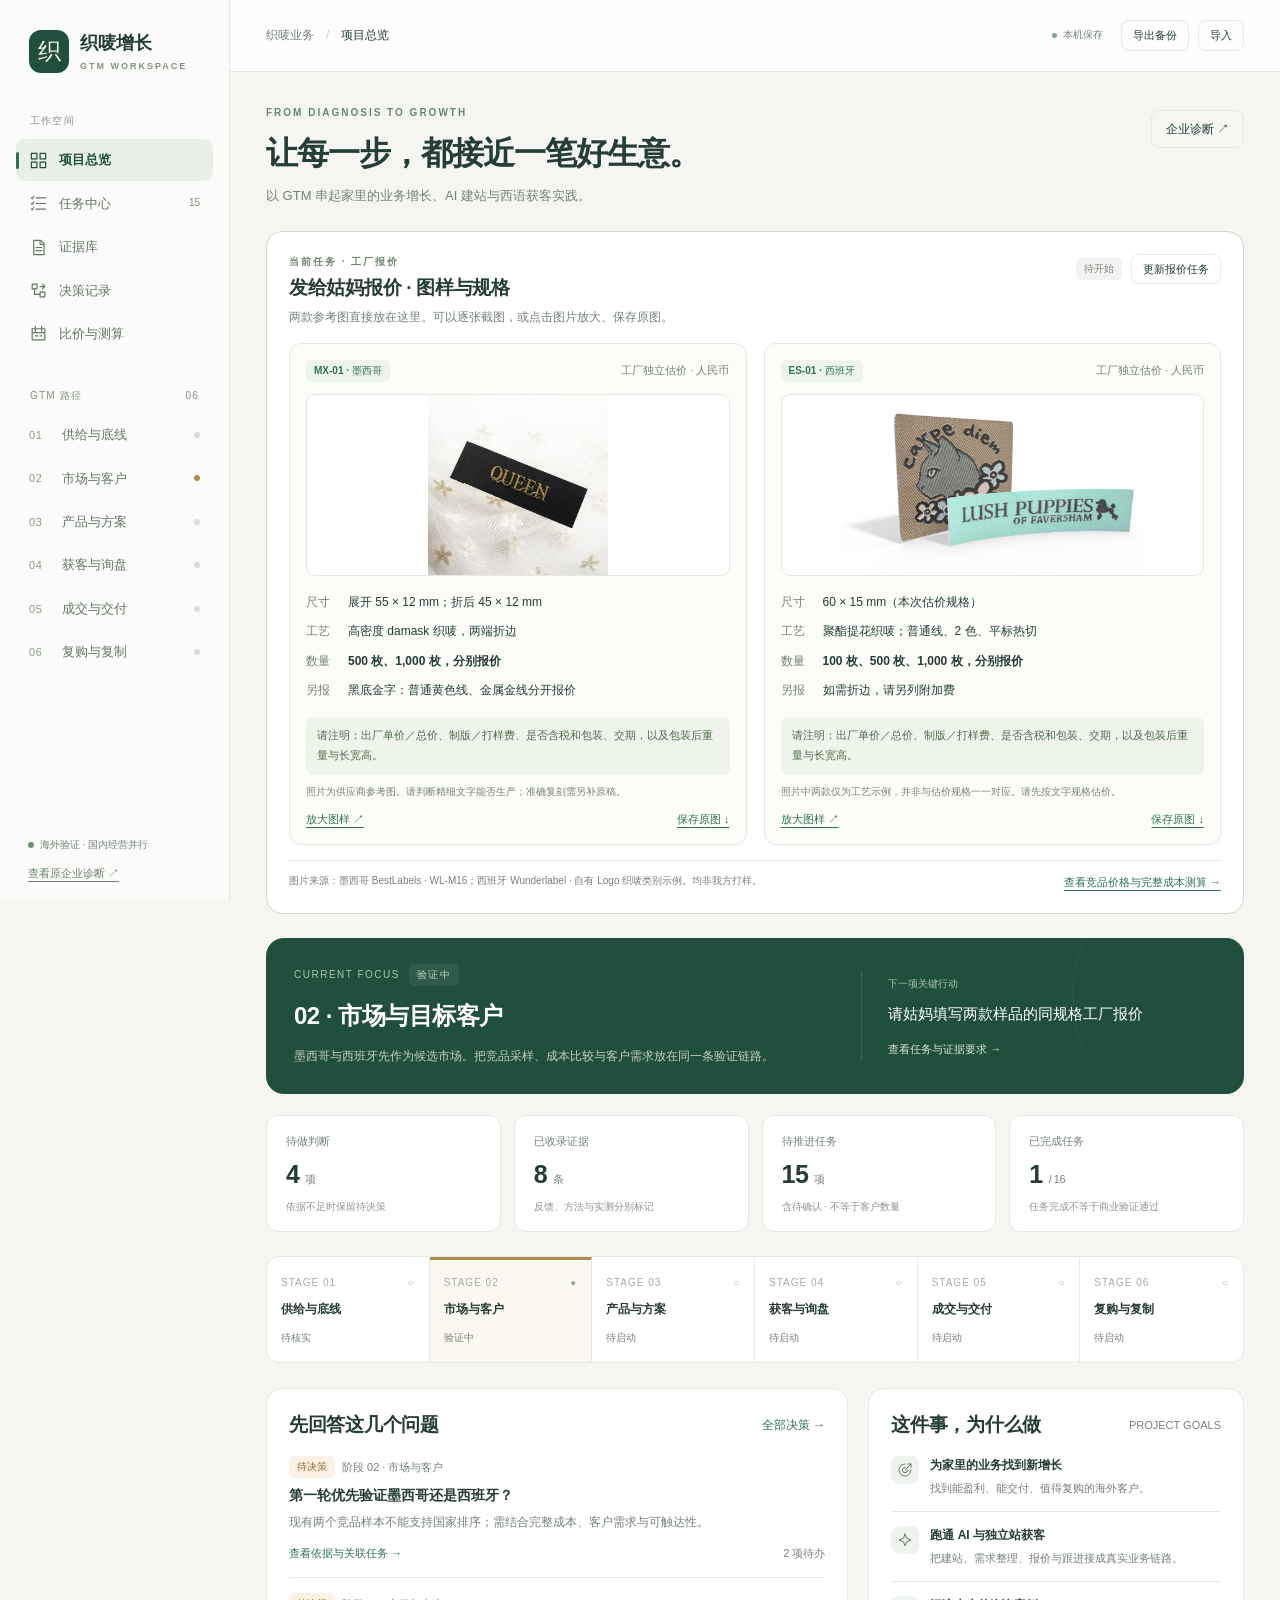
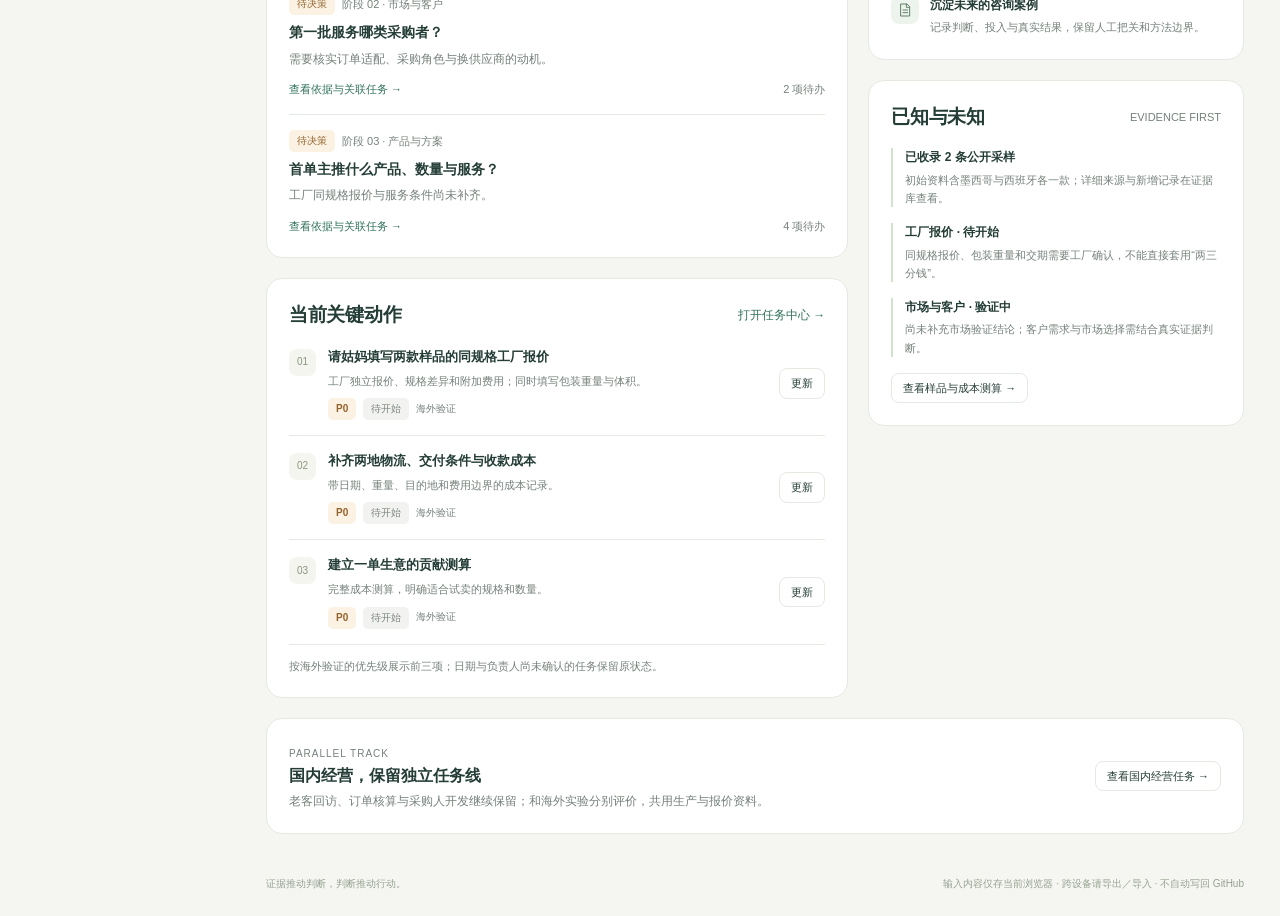
<file: index.html>
<!doctype html>
<html lang="zh-CN">
<head>
<meta charset="utf-8"><meta name="viewport" content="width=device-width,initial-scale=1">
<meta name="description" content="织唛业务 GTM 驾驶舱：连接经营诊断、市场证据、关键任务与增长决策。">
<title>织唛 · GTM 驾驶舱</title>
<link rel="stylesheet" href="cockpit.css?v=20261026-quote">
<script defer src="cockpit-data.js"></script><script defer src="cockpit.js?v=20261026-quote"></script>
</head>
<body>
<a class="skip" href="#main">跳到主要内容</a>
<aside class="sidebar" aria-label="主要导航">
 <a class="brand" href="#overview"><span class="brand-mark">织</span><span>织唛增长<span class="brand-sub">GTM WORKSPACE</span></span></a>
 <div class="side-label">工作空间</div>
 <nav id="workspace-nav"></nav>
 <div class="side-label stage-nav-label">GTM 路径 <span>06</span></div>
 <nav id="stage-nav" aria-label="GTM 阶段"></nav>
 <div class="side-bottom"><span class="live-dot"></span>海外验证 · 国内经营并行<a href="diagnosis.html" target="_blank" rel="noopener">查看原企业诊断 ↗</a></div>
</aside>
<div class="workspace">
 <header class="topbar"><div class="breadcrumb"><span>织唛业务</span><span class="slash">/</span><strong id="page-label">项目总览</strong></div><div class="top-actions"><span id="save-indicator" class="save-state">本机保存</span><button class="button quiet small" id="backup-button">导出备份</button><button class="button quiet small" id="import-button">导入</button><input type="file" id="import-file" accept="application/json,.json" hidden></div></header>
 <main id="main" tabindex="-1"></main>
 <footer class="workspace-footer"><span>证据推动判断，判断推动行动。</span><span>输入内容仅存当前浏览器 · 跨设备请导出／导入 · 不自动写回 GitHub</span></footer>
</div>
<dialog id="editor-dialog" aria-labelledby="dialog-title"><form id="editor-form"><div class="dialog-head"><h2 id="dialog-title"></h2><button type="button" class="icon-button" id="close-dialog" aria-label="关闭">×</button></div><div id="dialog-body"></div><p id="form-error" class="form-error" role="alert"></p><div class="dialog-actions"><button type="button" class="button quiet" id="cancel-dialog">取消</button><button type="submit" class="button primary">保存</button></div></form></dialog>
<div id="toast" role="status" aria-live="polite"></div>
<noscript><div class="noscript">此驾驶舱需要 JavaScript。你也可以<a href="diagnosis.html">查看完整企业诊断</a>。</div></noscript>
</body></html>
</file>
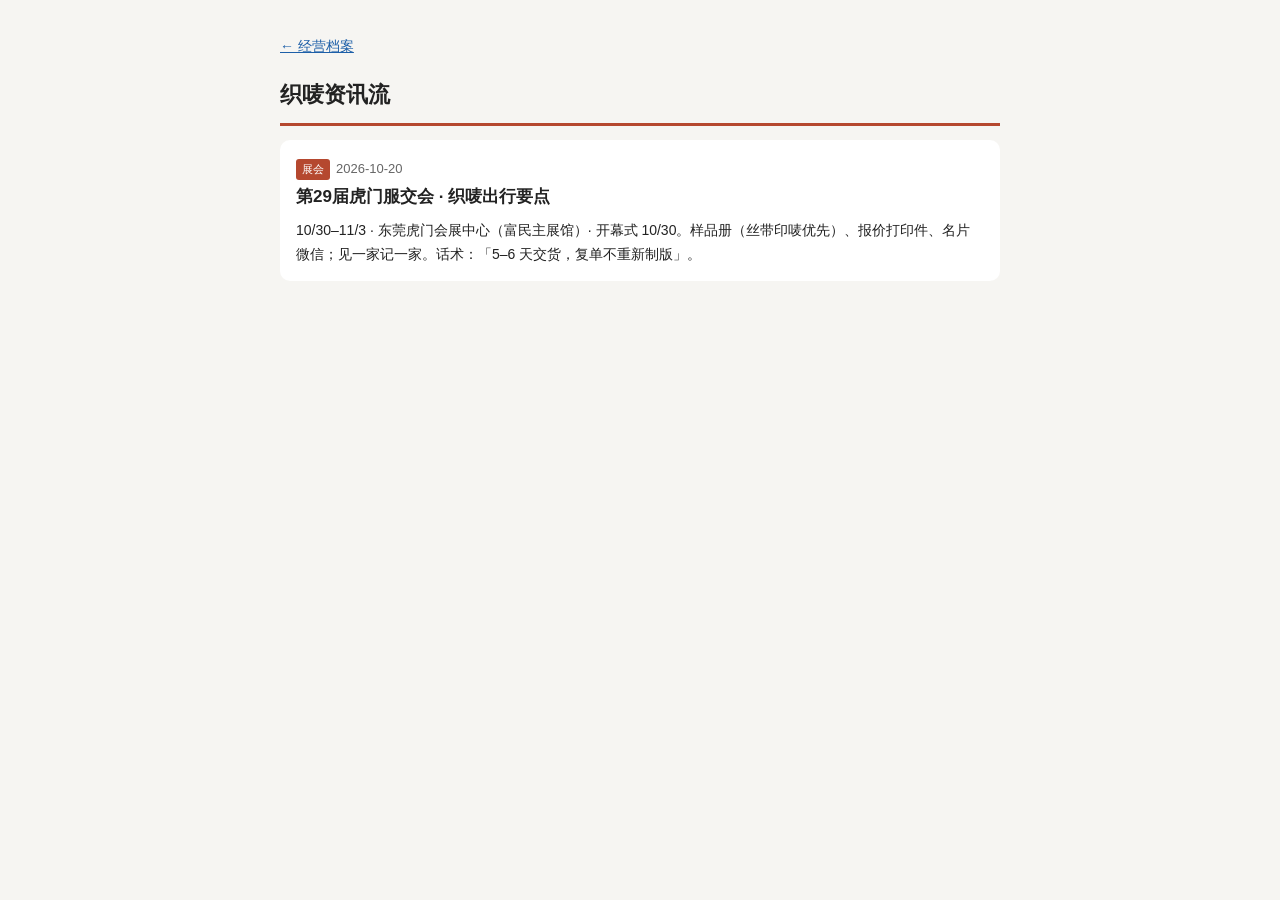
<file: news/index.html>
<!DOCTYPE html><html lang="zh-CN"><head><meta charset="utf-8"><meta name="viewport" content="width=device-width,initial-scale=1">
<title>织唛资讯流</title>
<style>
body{margin:0;font:16px/1.75 -apple-system,"PingFang SC","Microsoft YaHei",sans-serif;color:#222;background:#f6f5f2}
main{max-width:720px;margin:auto;padding:16px}
h1{font-size:22px;border-bottom:3px solid #b5482f;padding-bottom:8px}
.item{background:#fff;border-radius:10px;padding:14px 16px;margin:12px 0}
.item h2{font-size:17px;margin:0 0 4px}.item h2 a{color:#222;text-decoration:none}
.meta{font-size:13px;color:#666}.tag{display:inline-block;background:#b5482f;color:#fff;font-size:11px;padding:1px 6px;border-radius:3px;margin-right:6px}
a.back{font-size:14px;color:#1d5fa8}
</style></head><body><main>
<p><a class="back" href="../index.html">← 经营档案</a></p>
<h1>织唛资讯流</h1>
<div class="item">
<span class="tag">展会</span><span class="meta">2026-10-20</span>
<h2><a href="./humen-fair-2026.html">第29届虎门服交会 · 织唛出行要点</a></h2>
<p style="margin:6px 0 0;font-size:14px">10/30–11/3 · 东莞虎门会展中心（富民主展馆）· 开幕式 10/30。样品册（丝带印唛优先）、报价打印件、名片微信；见一家记一家。话术：「5–6 天交货，复单不重新制版」。</p>
</div>
</main></body></html>
</file>
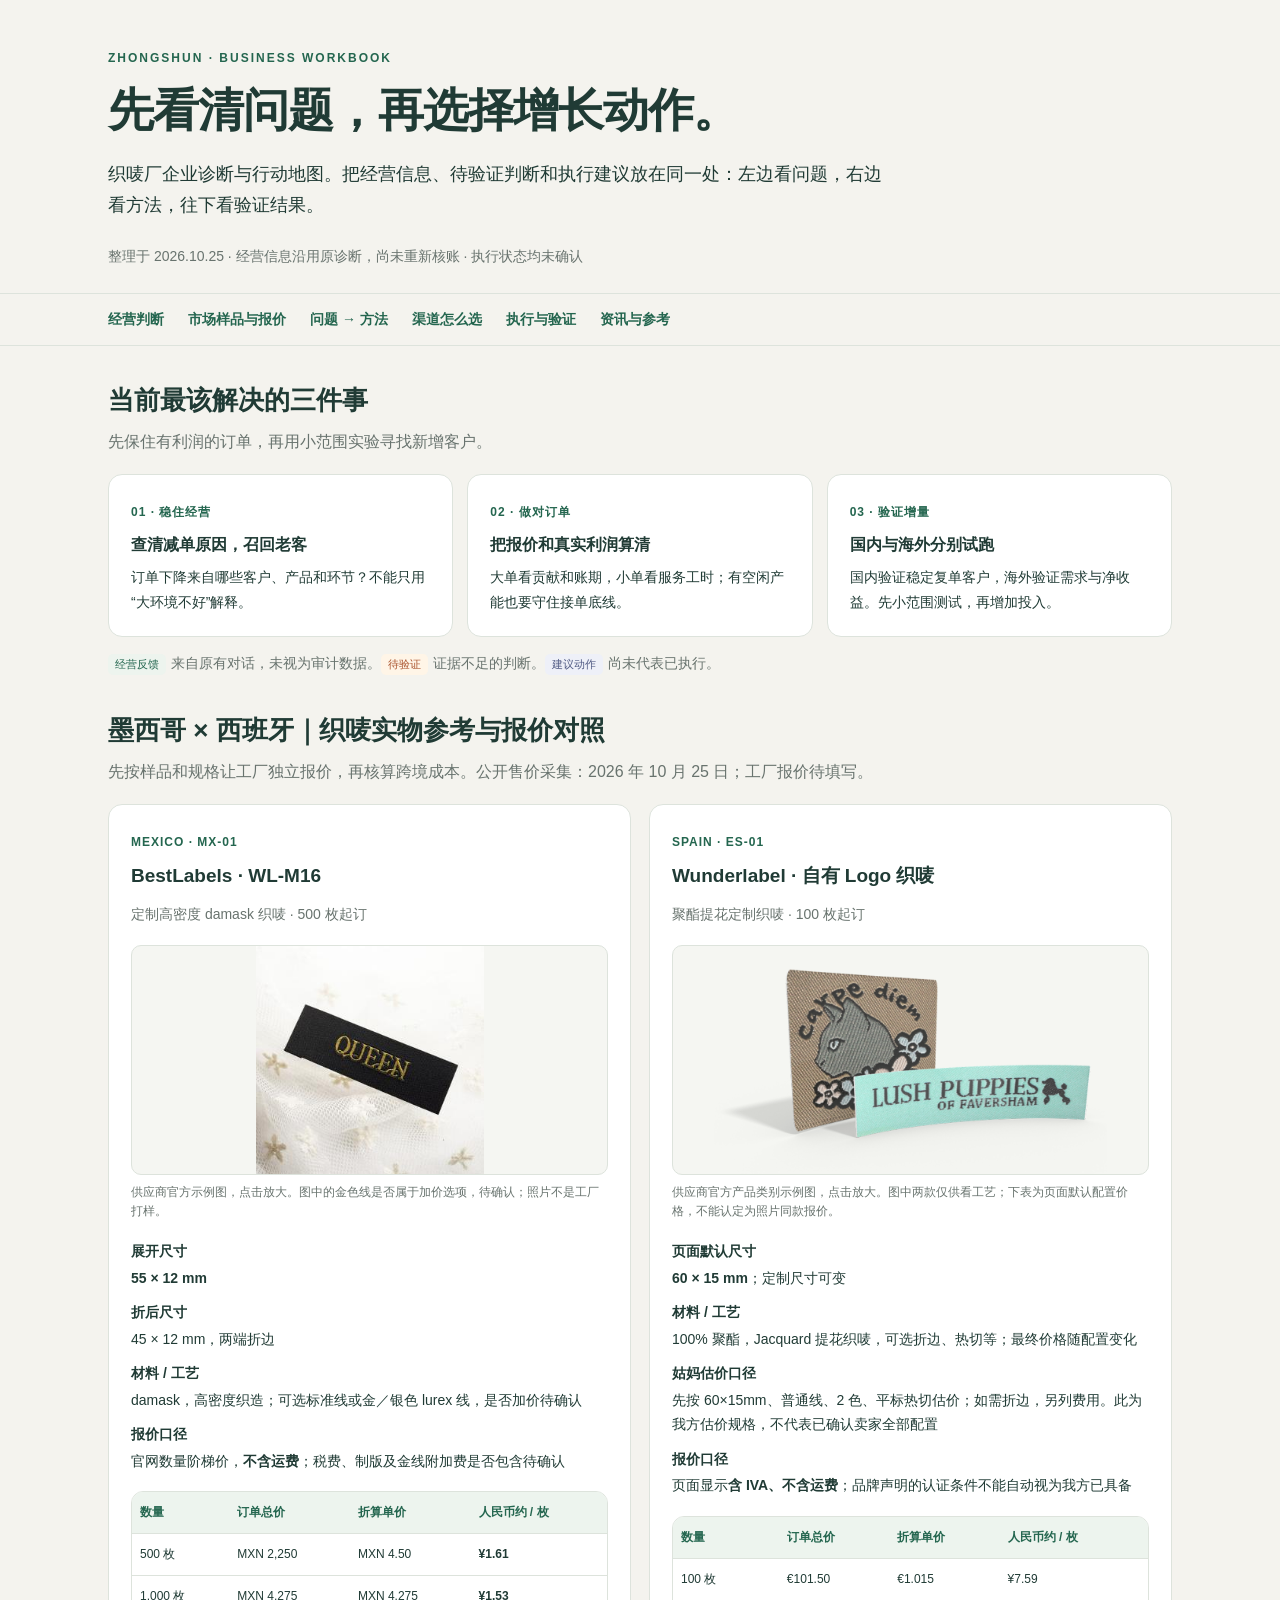
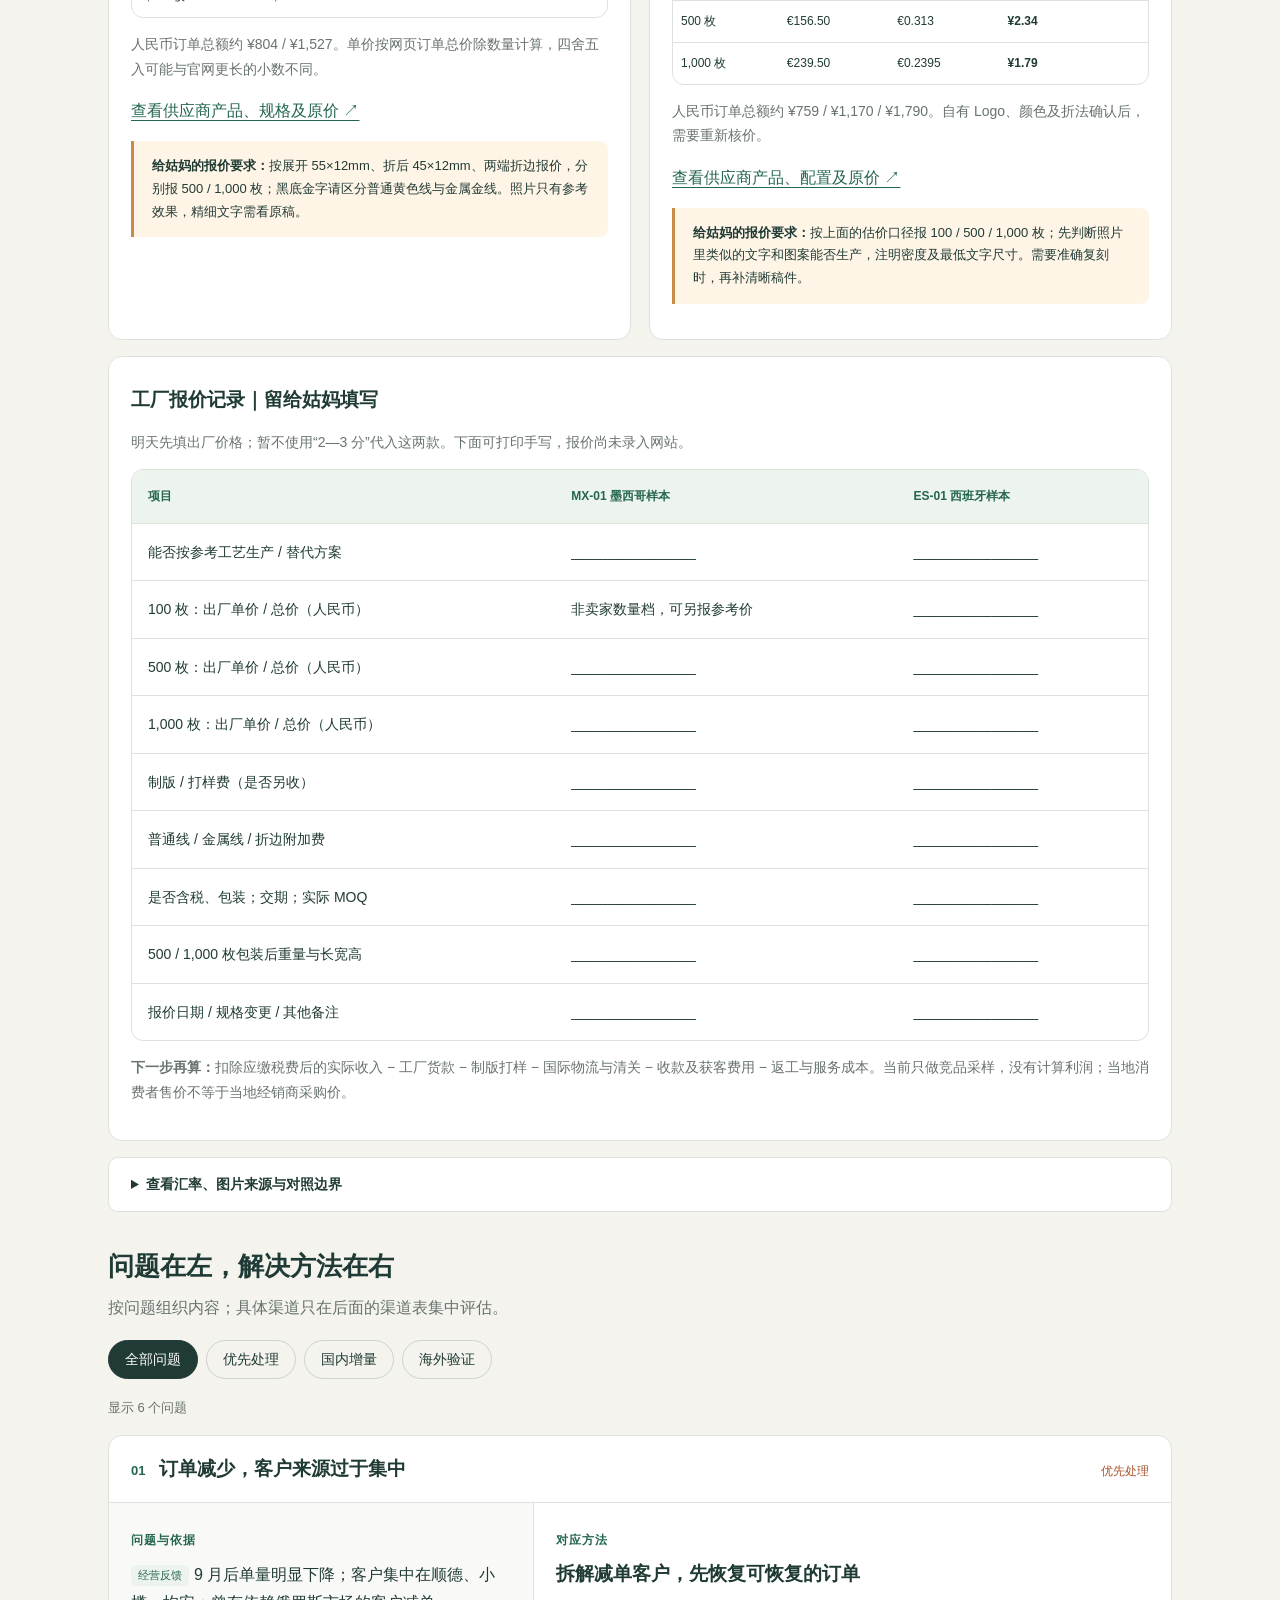
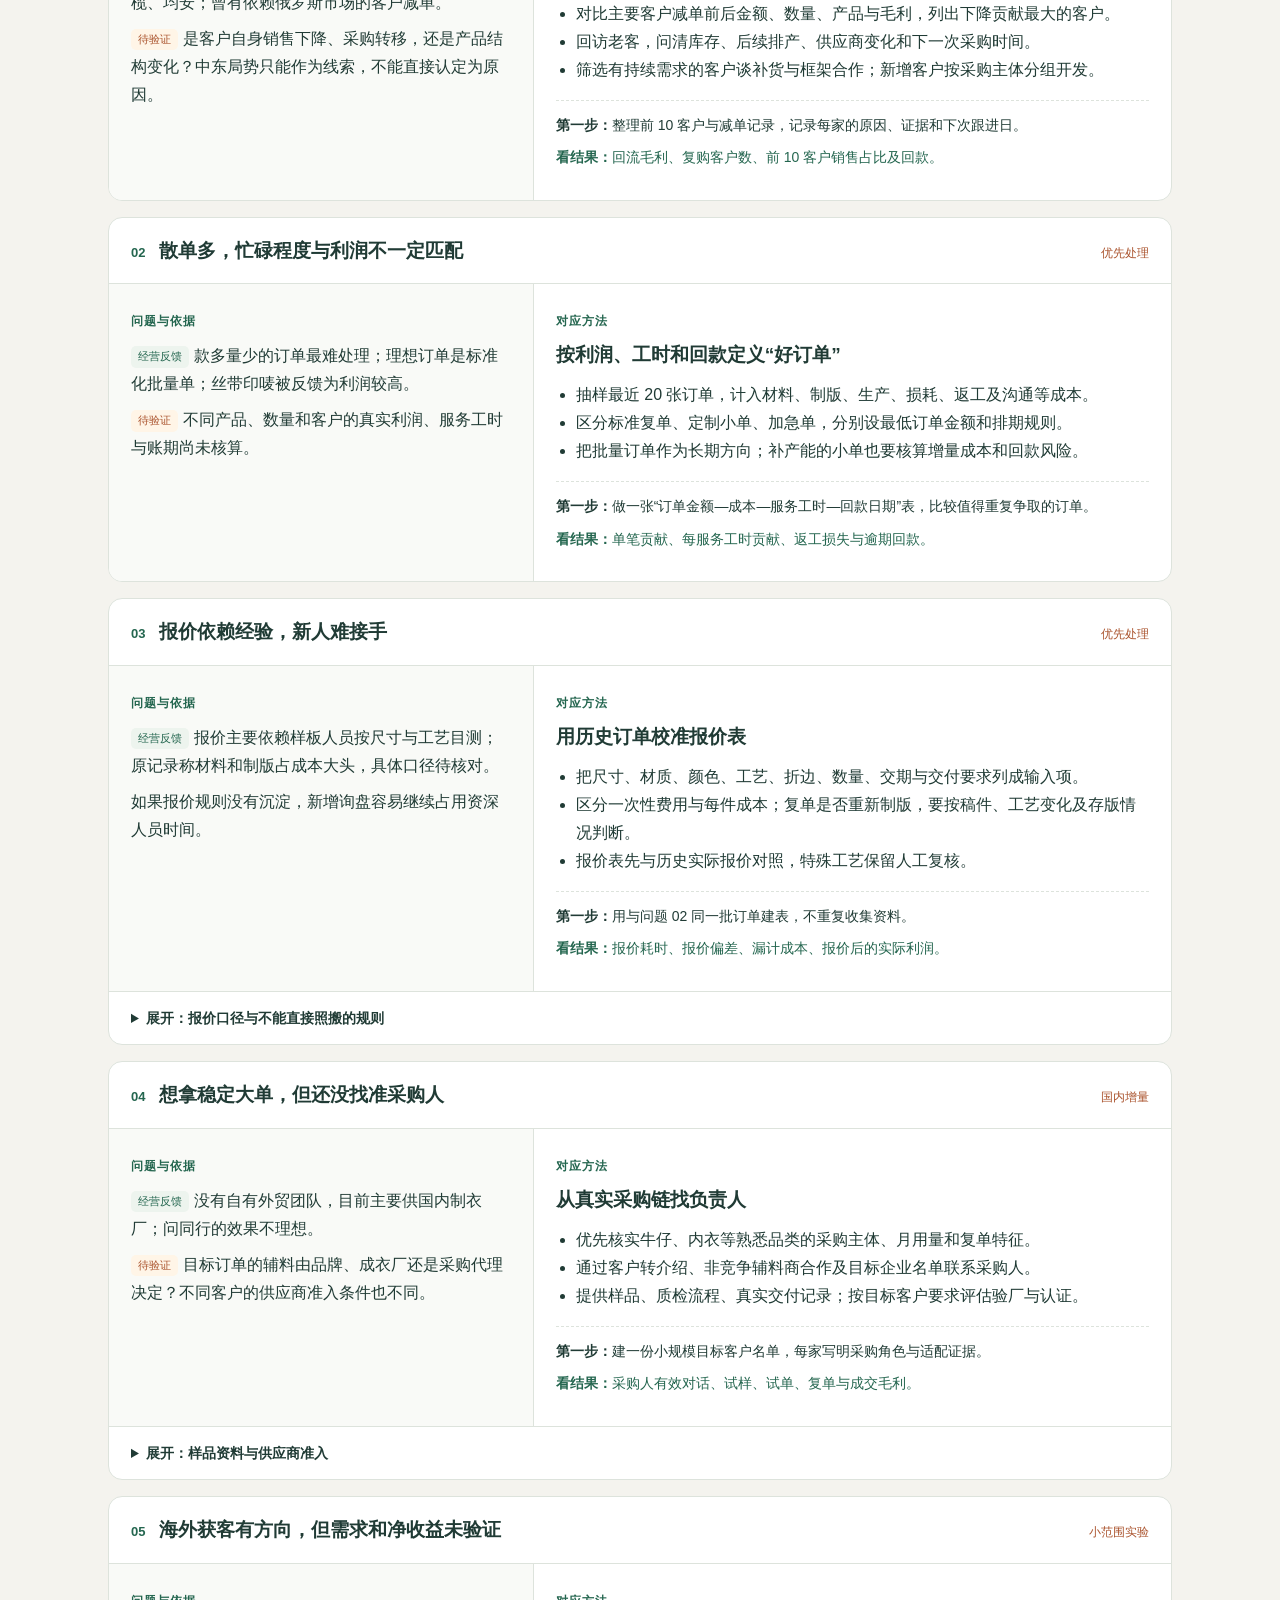
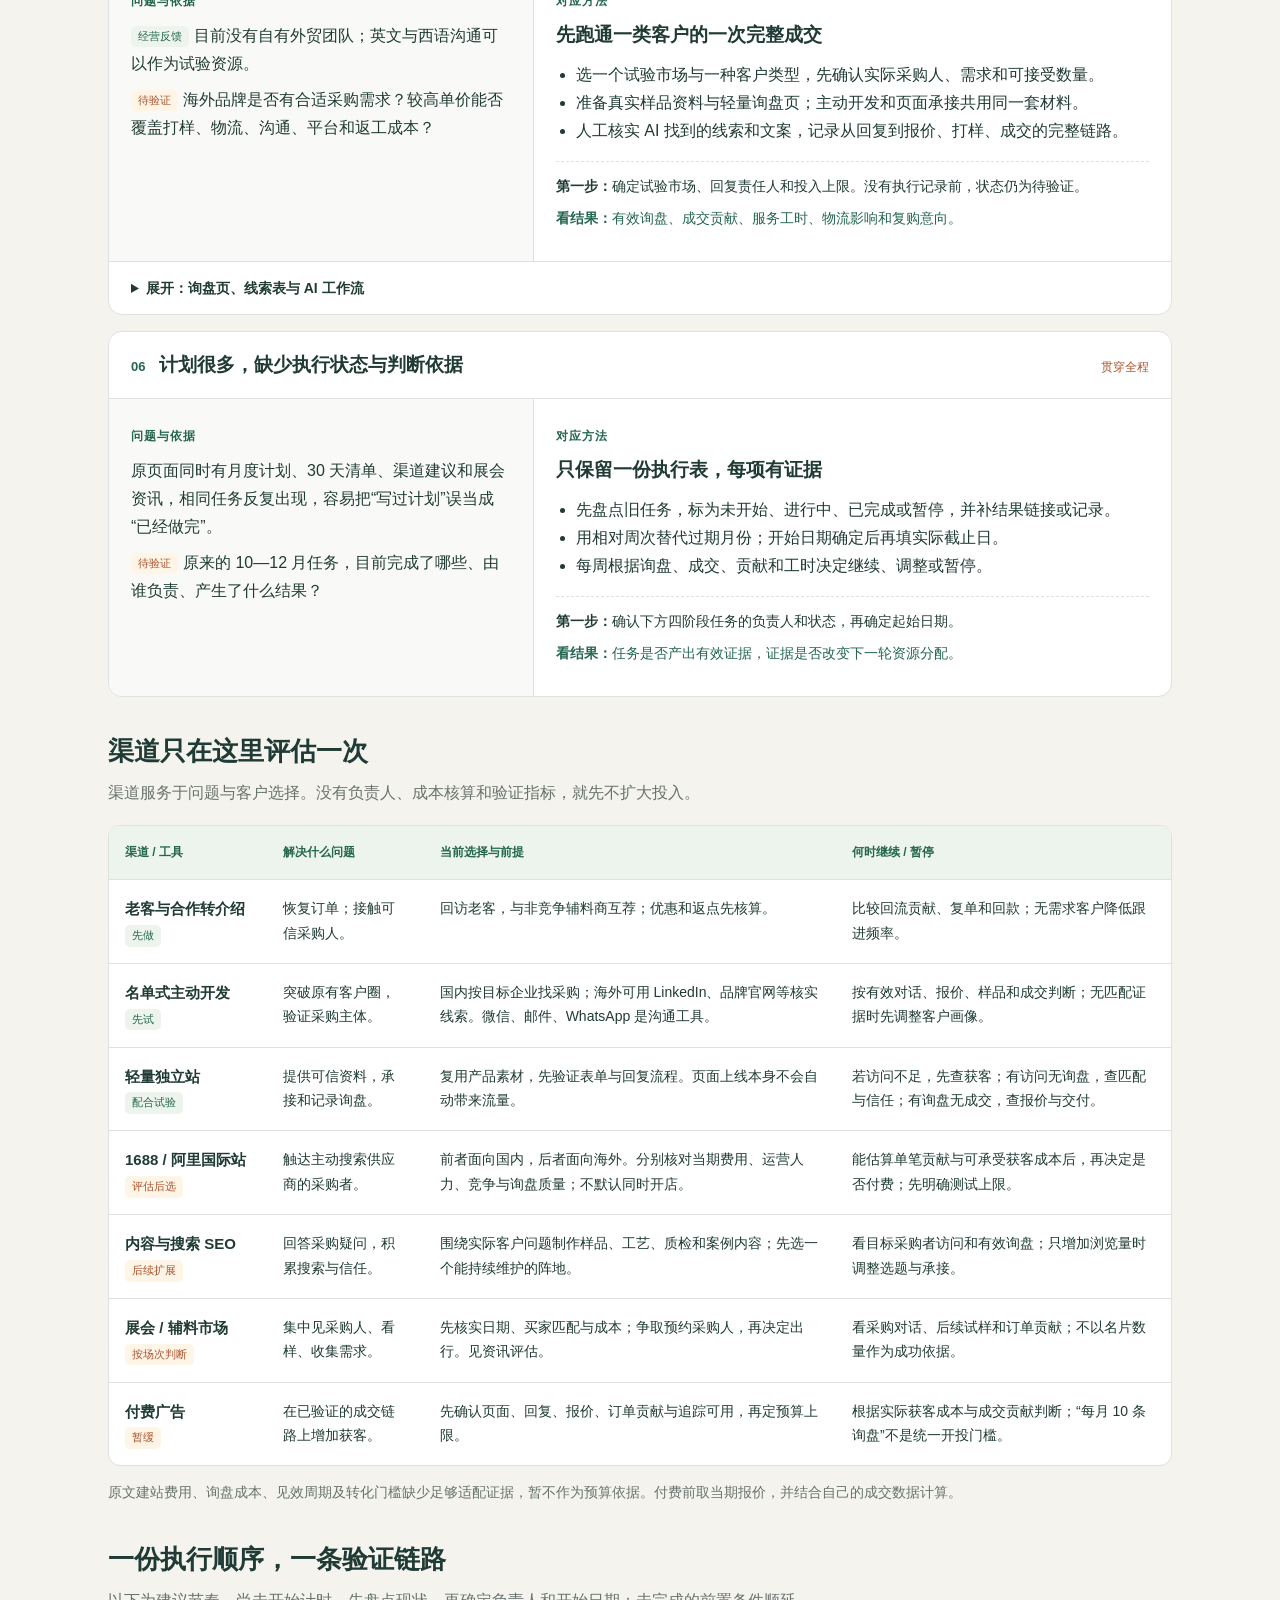
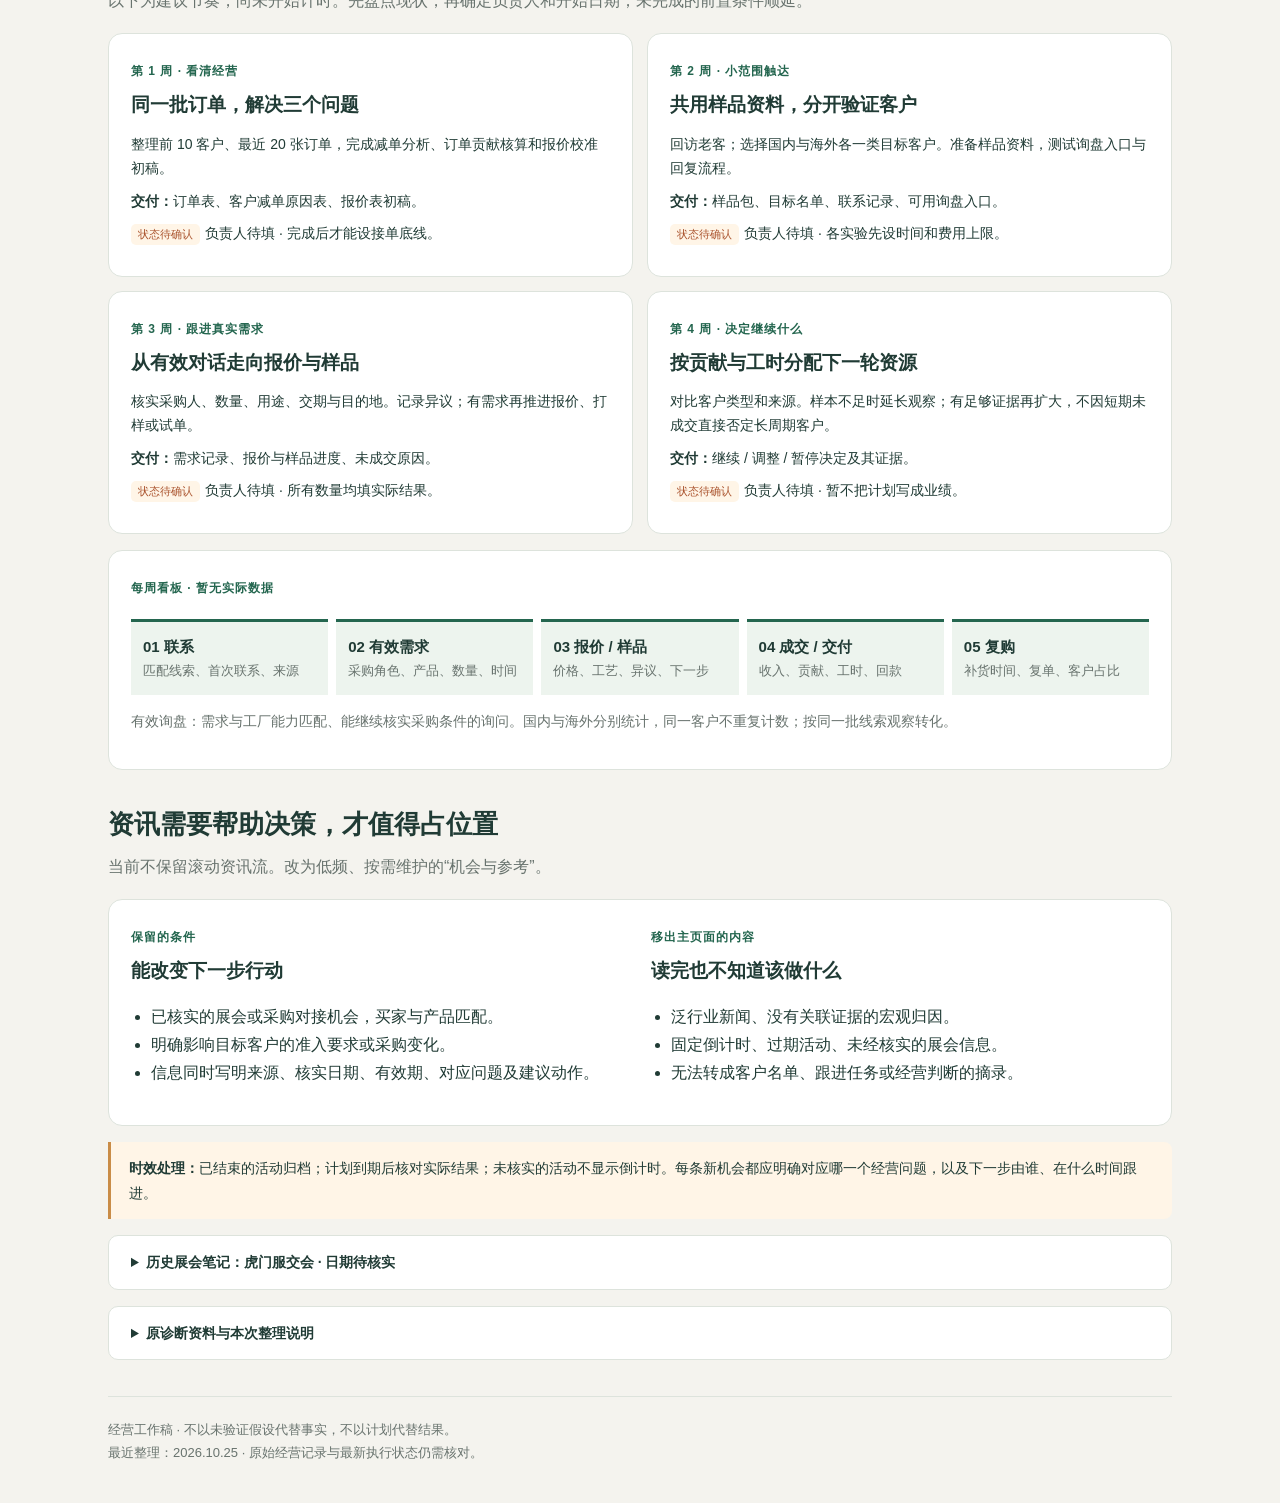
<file: diagnosis.html>
<!doctype html>
<html lang="zh-CN">
<head>
<meta charset="utf-8"><meta name="viewport" content="width=device-width,initial-scale=1">
<title>织唛厂｜从经营问题到增长行动</title>
<style>
:root{--bg:#f4f3ee;--paper:#fff;--ink:#203b35;--muted:#68736e;--line:#dde3dc;--green:#24664f;--pale:#edf4ee;--orange:#aa532d;--cream:#fff5e7}
*{box-sizing:border-box}html{scroll-behavior:smooth;scroll-padding-top:88px}body{margin:0;background:var(--bg);color:var(--ink);font:16px/1.75 -apple-system,BlinkMacSystemFont,"PingFang SC","Microsoft YaHei",sans-serif}a{color:var(--green);text-underline-offset:4px}button{font:inherit;cursor:pointer}main,.nav-inner{max-width:1120px;margin:auto;padding:0 28px}header{padding:48px 0 25px}.eyebrow{color:var(--green);font-size:12px;letter-spacing:2px;font-weight:700}h1{font-size:clamp(29px,4vw,46px);line-height:1.3;letter-spacing:-1px;margin:12px 0 16px}h2{font-size:26px;line-height:1.4;margin:0 0 10px}h3{font-size:19px;margin:4px 0 10px}h4{font-size:15px;margin:18px 0 6px}.lead{max-width:780px;font-size:18px}.meta,.muted{color:var(--muted);font-size:14px}.meta{margin-top:22px}.nav{position:sticky;top:0;background:rgba(244,243,238,.97);border-top:1px solid var(--line);border-bottom:1px solid var(--line);z-index:5}.nav-inner{display:flex;gap:24px;overflow-x:auto;white-space:nowrap;padding-top:13px;padding-bottom:13px}.nav a{text-decoration:none;font-size:14px;font-weight:650}section{margin:36px 0}.section-head{margin-bottom:18px}.section-head p{margin:6px 0;color:var(--muted)}.summary{display:grid;grid-template-columns:1fr 1fr 1fr;gap:14px}.summary article,.panel{border:1px solid var(--line);border-radius:14px;background:var(--paper);padding:22px}.summary b{display:block;margin:6px 0}.summary p{margin:0;font-size:14px}.label{font-size:12px;font-weight:700;color:var(--green);letter-spacing:1px}.tag{display:inline-block;border-radius:5px;padding:2px 7px;font-size:11px;line-height:1.6;background:var(--pale);color:var(--green);vertical-align:middle;margin-right:5px}.tag.pending{background:var(--cream);color:var(--orange)}.tag.plan{background:#eef0f8;color:#515b84}.filters{display:flex;gap:8px;flex-wrap:wrap;margin:18px 0}.filters button{border:1px solid #cbd4cc;background:transparent;border-radius:24px;padding:6px 16px;font-size:14px;color:var(--ink)}.filters button[aria-pressed=true]{background:var(--ink);color:white;border-color:var(--ink)}.issue{background:var(--paper);border:1px solid var(--line);border-radius:14px;overflow:hidden;margin:16px 0}.issue[hidden]{display:none}.issue-top{padding:16px 22px;border-bottom:1px solid var(--line);display:flex;gap:14px;align-items:baseline}.issue-top h3{margin:0;flex:1}.num{font-size:13px;color:var(--green);font-weight:700}.priority{font-size:12px;color:var(--orange);white-space:nowrap}.pair{display:grid;grid-template-columns:40% 60%}.problem{background:#f9faf7;border-right:1px solid var(--line)}.problem,.solution{padding:22px}.pair p{margin:8px 0}.pair ul{padding-left:20px;margin:8px 0}.next{margin-top:16px!important;padding-top:12px;border-top:1px dashed var(--line);font-size:14px}.measure{font-size:14px;color:var(--green)}details{border-top:1px solid var(--line);padding:14px 22px}summary{cursor:pointer;font-weight:600;font-size:14px}details p,details li{font-size:14px}details ul{padding-left:20px}.table-scroll{overflow-x:auto;border:1px solid var(--line);border-radius:12px;background:white}table{border-collapse:collapse;width:100%;font-size:14px;min-width:680px}th,td{text-align:left;vertical-align:top;border-bottom:1px solid var(--line);padding:16px}th{background:var(--pale);font-size:12px;color:var(--green)}tr:last-child td{border-bottom:0}.channel-name{display:block;font-size:15px;font-weight:700;min-width:126px}.flow{display:grid;grid-template-columns:repeat(5,1fr);gap:8px;margin-top:18px}.stage{border-top:3px solid var(--green);padding:12px;background:var(--pale);font-size:13px}.stage b{display:block;font-size:15px}.stage span{color:var(--muted)}.weeks{display:grid;grid-template-columns:1fr 1fr;gap:14px}.week{background:white;border:1px solid var(--line);padding:22px;border-radius:14px}.week p{font-size:14px;margin:8px 0}.notice{padding:14px 18px;background:var(--cream);border-left:3px solid #c98c47;border-radius:0 8px 8px 0;font-size:14px}.news-eval{display:grid;grid-template-columns:1fr 1fr;gap:22px}.news-eval ul{padding-left:20px}.reference{margin-top:16px;border:1px solid var(--line);border-radius:10px;background:white}.reference details{border:0}.count{font-size:13px;color:var(--muted)}footer{border-top:1px solid var(--line);padding:22px 0 38px;font-size:13px;color:var(--muted)}:focus-visible{outline:3px solid #c98c47;outline-offset:4px}
@media(max-width:700px){main,.nav-inner{padding-left:18px;padding-right:18px}header{padding-top:30px}.summary,.weeks,.news-eval{grid-template-columns:1fr}.summary article{padding:16px}.pair{grid-template-columns:1fr}.problem{border-right:0;border-bottom:1px solid var(--line)}.problem,.solution{padding:18px}.issue-top{padding:14px 18px;flex-wrap:wrap;gap:8px}.issue-top h3{flex-basis:80%;font-size:18px}.priority{margin-left:26px}.flow{grid-template-columns:1fr}.stage{border-top:0;border-left:3px solid var(--green)}h2{font-size:23px}.lead{font-size:16px}.nav-inner{gap:20px}.panel{padding:18px}}
@media print{.nav,.filters{display:none}body{background:white;font-size:11pt}main{max-width:none;padding:0}.issue{break-inside:avoid}.issue[hidden]{display:block}details{display:block}.summary,.weeks{gap:10px}a{color:inherit}header{padding:10px 0}section{margin:22px 0}}
.sample-grid{display:grid;grid-template-columns:1fr 1fr;gap:18px}.sample-card{background:#fff;border:1px solid var(--line);border-radius:14px;padding:22px;min-width:0}.sample-heading p{font-size:14px;color:var(--muted);margin:0}.sample-card figure{margin:18px 0}.sample-card img{display:block;width:100%;height:230px;object-fit:contain;background:#f5f6f2;border:1px solid var(--line);border-radius:10px}.sample-card figcaption{font-size:12px;color:var(--muted);line-height:1.6;margin-top:8px}.sample-card dl{font-size:14px;margin:18px 0}.sample-card dt{font-weight:700;margin-top:10px}.sample-card dd{margin:2px 0 0}.sample-prices{min-width:380px}.sample-prices th,.sample-prices td{padding:10px 8px;font-size:12px}.quote-sheet td{height:50px}.sample-card .notice{font-size:13px}@media(max-width:850px){.sample-grid{grid-template-columns:1fr}.sample-card{padding:18px}}@media print{.sample-grid{grid-template-columns:1fr}.sample-card{break-inside:avoid}.sample-card img{height:160px}.quote-sheet{min-width:0}.quote-sheet td{height:45px}#market-samples{break-before:page}}</style></head>
<body>
<main><header>
<div class="eyebrow">ZHONGSHUN · BUSINESS WORKBOOK</div>
<h1>先看清问题，再选择增长动作。</h1>
<p class="lead">织唛厂企业诊断与行动地图。把经营信息、待验证判断和执行建议放在同一处：左边看问题，右边看方法，往下看验证结果。</p>
<div class="meta">整理于 2026.10.25 · 经营信息沿用原诊断，尚未重新核账 · 执行状态均未确认</div>
</header></main>
<nav class="nav" aria-label="页面导航"><div class="nav-inner"><a href="#overview">经营判断</a><a href="#market-samples">市场样品与报价</a><a href="#issues">问题 → 方法</a><a href="#channels">渠道怎么选</a><a href="#action">执行与验证</a><a href="#reference">资讯与参考</a></div></nav>
<main>
<section id="overview" aria-labelledby="overview-title"><div class="section-head"><h2 id="overview-title">当前最该解决的三件事</h2><p>先保住有利润的订单，再用小范围实验寻找新增客户。</p></div>
<div class="summary">
<article><span class="label">01 · 稳住经营</span><b>查清减单原因，召回老客</b><p>订单下降来自哪些客户、产品和环节？不能只用“大环境不好”解释。</p></article>
<article><span class="label">02 · 做对订单</span><b>把报价和真实利润算清</b><p>大单看贡献和账期，小单看服务工时；有空闲产能也要守住接单底线。</p></article>
<article><span class="label">03 · 验证增量</span><b>国内与海外分别试跑</b><p>国内验证稳定复单客户，海外验证需求与净收益。先小范围测试，再增加投入。</p></article>
</div>
<p class="muted"><span class="tag">经营反馈</span>来自原有对话，未视为审计数据。<span class="tag pending">待验证</span>证据不足的判断。<span class="tag plan">建议动作</span>尚未代表已执行。</p></section>

<section id="market-samples" aria-labelledby="sample-title">
<div class="section-head"><h2 id="sample-title">墨西哥 × 西班牙｜织唛实物参考与报价对照</h2><p>先按样品和规格让工厂独立报价，再核算跨境成本。公开售价采集：2026 年 10 月 25 日；工厂报价待填写。</p></div>
<div class="sample-grid">
<article class="sample-card">
<div class="sample-heading"><span class="label">MEXICO · MX-01</span><h3>BestLabels · WL-M16</h3><p>定制高密度 damask 织唛 · 500 枚起订</p></div>
<figure><a href="assets/market-samples/mx-wl-m16.jpg" target="_blank" rel="noopener"><img src="assets/market-samples/mx-wl-m16.jpg" alt="BestLabels WL-M16 官方参考照片：黑底金色 QUEEN 字样的长方形标签" width="300" height="300" loading="lazy"></a><figcaption>供应商官方示例图，点击放大。图中的金色线是否属于加价选项，待确认；照片不是工厂打样。</figcaption></figure>
<dl><dt>展开尺寸</dt><dd><b>55 × 12 mm</b></dd><dt>折后尺寸</dt><dd>45 × 12 mm，两端折边</dd><dt>材料 / 工艺</dt><dd>damask，高密度织造；可选标准线或金／银色 lurex 线，是否加价待确认</dd><dt>报价口径</dt><dd>官网数量阶梯价，<b>不含运费</b>；税费、制版及金线附加费是否包含待确认</dd></dl>
<div class="table-scroll"><table class="sample-prices"><thead><tr><th>数量</th><th>订单总价</th><th>折算单价</th><th>人民币约 / 枚</th></tr></thead><tbody><tr><td>500 枚</td><td>MXN 2,250</td><td>MXN 4.50</td><td><b>¥1.61</b></td></tr><tr><td>1,000 枚</td><td>MXN 4,275</td><td>MXN 4.275</td><td><b>¥1.53</b></td></tr></tbody></table></div>
<p class="muted">人民币订单总额约 ¥804 / ¥1,527。单价按网页订单总价除数量计算，四舍五入可能与官网更长的小数不同。</p>
<p><a href="https://www.bestlabels.mx/productos/etiquetas-textiles-bordadas/etiqueta-textil-tejida-model-wl-m16.html" target="_blank" rel="noopener">查看供应商产品、规格及原价 ↗</a></p>
<p class="notice"><b>给姑妈的报价要求：</b>按展开 55×12mm、折后 45×12mm、两端折边报价，分别报 500 / 1,000 枚；黑底金字请区分普通黄色线与金属金线。照片只有参考效果，精细文字需看原稿。</p>
</article>
<article class="sample-card">
<div class="sample-heading"><span class="label">SPAIN · ES-01</span><h3>Wunderlabel · 自有 Logo 织唛</h3><p>聚酯提花定制织唛 · 100 枚起订</p></div>
<figure><a href="assets/market-samples/es-wunderlabel.png" target="_blank" rel="noopener"><img src="assets/market-samples/es-wunderlabel.png" alt="Wunderlabel 官方产品示例照片：米色图案织唛和浅绿色文字织唛" width="1000" height="600" loading="lazy"></a><figcaption>供应商官方产品类别示例图，点击放大。图中两款仅供看工艺；下表为页面默认配置价格，不能认定为照片同款报价。</figcaption></figure>
<dl><dt>页面默认尺寸</dt><dd><b>60 × 15 mm</b>；定制尺寸可变</dd><dt>材料 / 工艺</dt><dd>100% 聚酯，Jacquard 提花织唛，可选折边、热切等；最终价格随配置变化</dd><dt>姑妈估价口径</dt><dd>先按 60×15mm、普通线、2 色、平标热切估价；如需折边，另列费用。此为我方估价规格，不代表已确认卖家全部配置</dd><dt>报价口径</dt><dd>页面显示<b>含 IVA、不含运费</b>；品牌声明的认证条件不能自动视为我方已具备</dd></dl>
<div class="table-scroll"><table class="sample-prices"><thead><tr><th>数量</th><th>订单总价</th><th>折算单价</th><th>人民币约 / 枚</th></tr></thead><tbody><tr><td>100 枚</td><td>€101.50</td><td>€1.015</td><td>¥7.59</td></tr><tr><td>500 枚</td><td>€156.50</td><td>€0.313</td><td><b>¥2.34</b></td></tr><tr><td>1,000 枚</td><td>€239.50</td><td>€0.2395</td><td><b>¥1.79</b></td></tr></tbody></table></div>
<p class="muted">人民币订单总额约 ¥759 / ¥1,170 / ¥1,790。自有 Logo、颜色及折法确认后，需要重新核价。</p>
<p><a href="https://wunderlabel.es/etiquetas-tejidas/a-medida/" target="_blank" rel="noopener">查看供应商产品、配置及原价 ↗</a></p>
<p class="notice"><b>给姑妈的报价要求：</b>按上面的估价口径报 100 / 500 / 1,000 枚；先判断照片里类似的文字和图案能否生产，注明密度及最低文字尺寸。需要准确复刻时，再补清晰稿件。</p>
</article></div>
<div class="panel" style="margin-top:16px"><h3>工厂报价记录｜留给姑妈填写</h3><p class="muted">明天先填出厂价格；暂不使用“2—3 分”代入这两款。下面可打印手写，报价尚未录入网站。</p>
<div class="table-scroll"><table class="quote-sheet"><thead><tr><th>项目</th><th>MX-01 墨西哥样本</th><th>ES-01 西班牙样本</th></tr></thead><tbody>
<tr><td>能否按参考工艺生产 / 替代方案</td><td>________________</td><td>________________</td></tr>
<tr><td>100 枚：出厂单价 / 总价（人民币）</td><td>非卖家数量档，可另报参考价</td><td>________________</td></tr>
<tr><td>500 枚：出厂单价 / 总价（人民币）</td><td>________________</td><td>________________</td></tr>
<tr><td>1,000 枚：出厂单价 / 总价（人民币）</td><td>________________</td><td>________________</td></tr>
<tr><td>制版 / 打样费（是否另收）</td><td>________________</td><td>________________</td></tr>
<tr><td>普通线 / 金属线 / 折边附加费</td><td>________________</td><td>________________</td></tr>
<tr><td>是否含税、包装；交期；实际 MOQ</td><td>________________</td><td>________________</td></tr>
<tr><td>500 / 1,000 枚包装后重量与长宽高</td><td>________________</td><td>________________</td></tr>
<tr><td>报价日期 / 规格变更 / 其他备注</td><td>________________</td><td>________________</td></tr>
</tbody></table></div>
<p class="muted"><b>下一步再算：</b>扣除应缴税费后的实际收入 − 工厂货款 − 制版打样 − 国际物流与清关 − 收款及获客费用 − 返工与服务成本。当前只做竞品采样，没有计算利润；当地消费者售价不等于当地经销商采购价。</p></div>
<details class="reference"><summary>查看汇率、图片来源与对照边界</summary><p>换算沿用本次查询的 Wise 页面中间价：1 MXN ≈ ¥0.3573；1 EUR ≈ ¥7.473。仅用于阅读，不是未来结算汇率。<a href="https://wise.com/us/currency-converter/mxn-to-cny-rate">MXN 来源</a> · <a href="https://wise.com/zh-cn/currency-converter/eur-to-cny-rate">EUR 来源</a>。</p><p>墨西哥图片来自 BestLabels WL-M16 官方图片，西班牙图片来自 Wunderlabel 自有 Logo 织唛类别示例。均为供应商参考图，权利归原供应商；没有生成或替换成我方产品图。</p><p><a href="https://www.bestlabels.mx/assets/components/phpthumbof/cache/woven-label-M16-org-b.dccb51547430543c506a448473ecf682.jpg">墨西哥原图</a> · <a href="https://wunderlabel.es/assets/images/configurator/products/level-2/clothing-labels/woven-labels-with-your-logo.png">西班牙原图</a>。两款尺寸、设计与费用口径不同，只用于分别对照工厂报价，不用于宣布哪个国家利润更高；尚未验证任何国家市场规模排名或物流优劣。</p></details>
</section>
<section id="issues" aria-labelledby="issues-title"><div class="section-head"><h2 id="issues-title">问题在左，解决方法在右</h2><p>按问题组织内容；具体渠道只在后面的渠道表集中评估。</p></div>
<div class="filters" role="group" aria-label="筛选问题"><button type="button" data-filter="all" aria-pressed="true">全部问题</button><button type="button" data-filter="now" aria-pressed="false">优先处理</button><button type="button" data-filter="domestic" aria-pressed="false">国内增量</button><button type="button" data-filter="overseas" aria-pressed="false">海外验证</button></div>
<p class="count" id="filter-count" aria-live="polite">显示 6 个问题</p>

<article class="issue" data-tags="now domestic"><div class="issue-top"><span class="num">01</span><h3>订单减少，客户来源过于集中</h3><span class="priority">优先处理</span></div>
<div class="pair"><div class="problem"><span class="label">问题与依据</span><p><span class="tag">经营反馈</span>9 月后单量明显下降；客户集中在顺德、小榄、均安；曾有依赖俄罗斯市场的客户减单。</p><p><span class="tag pending">待验证</span>是客户自身销售下降、采购转移，还是产品结构变化？中东局势只能作为线索，不能直接认定为原因。</p></div><div class="solution"><span class="label">对应方法</span><h3>拆解减单客户，先恢复可恢复的订单</h3><ul><li>对比主要客户减单前后金额、数量、产品与毛利，列出下降贡献最大的客户。</li><li>回访老客，问清库存、后续排产、供应商变化和下一次采购时间。</li><li>筛选有持续需求的客户谈补货与框架合作；新增客户按采购主体分组开发。</li></ul><p class="next"><b>第一步：</b>整理前 10 客户与减单记录，记录每家的原因、证据和下次跟进日。</p><p class="measure"><b>看结果：</b>回流毛利、复购客户数、前 10 客户销售占比及回款。</p></div></div></article>

<article class="issue" data-tags="now domestic"><div class="issue-top"><span class="num">02</span><h3>散单多，忙碌程度与利润不一定匹配</h3><span class="priority">优先处理</span></div>
<div class="pair"><div class="problem"><span class="label">问题与依据</span><p><span class="tag">经营反馈</span>款多量少的订单最难处理；理想订单是标准化批量单；丝带印唛被反馈为利润较高。</p><p><span class="tag pending">待验证</span>不同产品、数量和客户的真实利润、服务工时与账期尚未核算。</p></div><div class="solution"><span class="label">对应方法</span><h3>按利润、工时和回款定义“好订单”</h3><ul><li>抽样最近 20 张订单，计入材料、制版、生产、损耗、返工及沟通等成本。</li><li>区分标准复单、定制小单、加急单，分别设最低订单金额和排期规则。</li><li>把批量订单作为长期方向；补产能的小单也要核算增量成本和回款风险。</li></ul><p class="next"><b>第一步：</b>做一张“订单金额—成本—服务工时—回款日期”表，比较值得重复争取的订单。</p><p class="measure"><b>看结果：</b>单笔贡献、每服务工时贡献、返工损失与逾期回款。</p></div></div></article>

<article class="issue" data-tags="now"><div class="issue-top"><span class="num">03</span><h3>报价依赖经验，新人难接手</h3><span class="priority">优先处理</span></div>
<div class="pair"><div class="problem"><span class="label">问题与依据</span><p><span class="tag">经营反馈</span>报价主要依赖样板人员按尺寸与工艺目测；原记录称材料和制版占成本大头，具体口径待核对。</p><p>如果报价规则没有沉淀，新增询盘容易继续占用资深人员时间。</p></div><div class="solution"><span class="label">对应方法</span><h3>用历史订单校准报价表</h3><ul><li>把尺寸、材质、颜色、工艺、折边、数量、交期与交付要求列成输入项。</li><li>区分一次性费用与每件成本；复单是否重新制版，要按稿件、工艺变化及存版情况判断。</li><li>报价表先与历史实际报价对照，特殊工艺保留人工复核。</li></ul><p class="next"><b>第一步：</b>用与问题 02 同一批订单建表，不重复收集资料。</p><p class="measure"><b>看结果：</b>报价耗时、报价偏差、漏计成本、报价后的实际利润。</p></div></div>
<details><summary>展开：报价口径与不能直接照搬的规则</summary><p>建议口径：每件报价 =（每件完整成本 + 本单一次性费用 ÷ 数量）÷（1 − 目标毛利率）。毛利率口径须与财务核算一致，且不能遗漏人工、制造费用、损耗和返工；运费、税费等是否包含要写明。</p><p>原文中的工艺系数、阶梯折扣、加急比例、定金比例、免制版和首单优惠都只是讨论起点。未核算前不写成对外承诺，也不因“大单”自动降价。</p></details></article>

<article class="issue" data-tags="domestic"><div class="issue-top"><span class="num">04</span><h3>想拿稳定大单，但还没找准采购人</h3><span class="priority">国内增量</span></div>
<div class="pair"><div class="problem"><span class="label">问题与依据</span><p><span class="tag">经营反馈</span>没有自有外贸团队，目前主要供国内制衣厂；问同行的效果不理想。</p><p><span class="tag pending">待验证</span>目标订单的辅料由品牌、成衣厂还是采购代理决定？不同客户的供应商准入条件也不同。</p></div><div class="solution"><span class="label">对应方法</span><h3>从真实采购链找负责人</h3><ul><li>优先核实牛仔、内衣等熟悉品类的采购主体、月用量和复单特征。</li><li>通过客户转介绍、非竞争辅料商合作及目标企业名单联系采购人。</li><li>提供样品、质检流程、真实交付记录；按目标客户要求评估验厂与认证。</li></ul><p class="next"><b>第一步：</b>建一份小规模目标客户名单，每家写明采购角色与适配证据。</p><p class="measure"><b>看结果：</b>采购人有效对话、试样、试单、复单与成交毛利。</p></div></div>
<details><summary>展开：样品资料与供应商准入</summary><p>样品包集中准备织唛、洗水唛和丝带印唛，附可定制项、报价所需资料、打样步骤和交期确认方式。原记录的 MOQ 约 100、交期 5–6 天、加急 3–4 天，只作历史参考，须按当前排产和工艺确认。</p><p>认证是否必要取决于客户、市场和产品要求。不能把 OEKO-TEX 或 GRS 写成所有大单的统一门槛；先问目标客户，再决定投入。</p></details></article>

<article class="issue" data-tags="overseas"><div class="issue-top"><span class="num">05</span><h3>海外获客有方向，但需求和净收益未验证</h3><span class="priority">小范围实验</span></div>
<div class="pair"><div class="problem"><span class="label">问题与依据</span><p><span class="tag">经营反馈</span>目前没有自有外贸团队；英文与西语沟通可以作为试验资源。</p><p><span class="tag pending">待验证</span>海外品牌是否有合适采购需求？较高单价能否覆盖打样、物流、沟通、平台和返工成本？</p></div><div class="solution"><span class="label">对应方法</span><h3>先跑通一类客户的一次完整成交</h3><ul><li>选一个试验市场与一种客户类型，先确认实际采购人、需求和可接受数量。</li><li>准备真实样品资料与轻量询盘页；主动开发和页面承接共用同一套材料。</li><li>人工核实 AI 找到的线索和文案，记录从回复到报价、打样、成交的完整链路。</li></ul><p class="next"><b>第一步：</b>确定试验市场、回复责任人和投入上限。没有执行记录前，状态仍为待验证。</p><p class="measure"><b>看结果：</b>有效询盘、成交贡献、服务工时、物流影响和复购意向。</p></div></div>
<details><summary>展开：询盘页、线索表与 AI 工作流</summary><p><b>询盘页：</b>产品范围、真实工厂与样品图、可定制项、打样与质检流程、交期说明、联系方式及表单。英文作为初版，西语作为单独实验。不承诺未核实的产能和认证。</p><p><b>表单：</b>产品类型、尺寸、数量、工艺、目的地、期望交期、参考稿和联系方式；允许需求未明确的客户先提交，再人工补全。</p><p><b>线索表：</b>公司与网站、国家、客户类型、采购角色、匹配依据、联系方式来源、联系日期、需求、报价、样品、预计贡献、下一步、失败原因。</p><p><b>AI 工作流：</b>收集公开线索 → 按证据筛选 → 起草个性化联系内容 → 人工核实后发送 → 记录跟进 → 分客户类型复盘。收到拒绝或停止联系要求后停止跟进。</p></details></article>

<article class="issue" data-tags="now"><div class="issue-top"><span class="num">06</span><h3>计划很多，缺少执行状态与判断依据</h3><span class="priority">贯穿全程</span></div>
<div class="pair"><div class="problem"><span class="label">问题与依据</span><p>原页面同时有月度计划、30 天清单、渠道建议和展会资讯，相同任务反复出现，容易把“写过计划”误当成“已经做完”。</p><p><span class="tag pending">待验证</span>原来的 10—12 月任务，目前完成了哪些、由谁负责、产生了什么结果？</p></div><div class="solution"><span class="label">对应方法</span><h3>只保留一份执行表，每项有证据</h3><ul><li>先盘点旧任务，标为未开始、进行中、已完成或暂停，并补结果链接或记录。</li><li>用相对周次替代过期月份；开始日期确定后再填实际截止日。</li><li>每周根据询盘、成交、贡献和工时决定继续、调整或暂停。</li></ul><p class="next"><b>第一步：</b>确认下方四阶段任务的负责人和状态，再确定起始日期。</p><p class="measure"><b>看结果：</b>任务是否产出有效证据，证据是否改变下一轮资源分配。</p></div></div></article>
</section>

<section id="channels" aria-labelledby="channels-title"><div class="section-head"><h2 id="channels-title">渠道只在这里评估一次</h2><p>渠道服务于问题与客户选择。没有负责人、成本核算和验证指标，就先不扩大投入。</p></div>
<div class="table-scroll" tabindex="0" role="region" aria-label="渠道决策表，可横向滚动"><table><thead><tr><th>渠道 / 工具</th><th>解决什么问题</th><th>当前选择与前提</th><th>何时继续 / 暂停</th></tr></thead><tbody>
<tr id="ch-retention"><td><span class="channel-name">老客与合作转介绍</span><span class="tag">先做</span></td><td>恢复订单；接触可信采购人。</td><td>回访老客，与非竞争辅料商互荐；优惠和返点先核算。</td><td>比较回流贡献、复单和回款；无需求客户降低跟进频率。</td></tr>
<tr id="ch-outreach"><td><span class="channel-name">名单式主动开发</span><span class="tag">先试</span></td><td>突破原有客户圈，验证采购主体。</td><td>国内按目标企业找采购；海外可用 LinkedIn、品牌官网等核实线索。微信、邮件、WhatsApp 是沟通工具。</td><td>按有效对话、报价、样品和成交判断；无匹配证据时先调整客户画像。</td></tr>
<tr id="ch-site"><td><span class="channel-name">轻量独立站</span><span class="tag">配合试验</span></td><td>提供可信资料，承接和记录询盘。</td><td>复用产品素材，先验证表单与回复流程。页面上线本身不会自动带来流量。</td><td>若访问不足，先查获客；有访问无询盘，查匹配与信任；有询盘无成交，查报价与交付。</td></tr>
<tr id="ch-platform"><td><span class="channel-name">1688 / 阿里国际站</span><span class="tag pending">评估后选</span></td><td>触达主动搜索供应商的采购者。</td><td>前者面向国内，后者面向海外。分别核对当期费用、运营人力、竞争与询盘质量；不默认同时开店。</td><td>能估算单笔贡献与可承受获客成本后，再决定是否付费；先明确测试上限。</td></tr>
<tr id="ch-content"><td><span class="channel-name">内容与搜索 SEO</span><span class="tag pending">后续扩展</span></td><td>回答采购疑问，积累搜索与信任。</td><td>围绕实际客户问题制作样品、工艺、质检和案例内容；先选一个能持续维护的阵地。</td><td>看目标采购者访问和有效询盘；只增加浏览量时调整选题与承接。</td></tr>
<tr id="ch-events"><td><span class="channel-name">展会 / 辅料市场</span><span class="tag pending">按场次判断</span></td><td>集中见采购人、看样、收集需求。</td><td>先核实日期、买家匹配与成本；争取预约采购人，再决定出行。见资讯评估。</td><td>看采购对话、后续试样和订单贡献；不以名片数量作为成功依据。</td></tr>
<tr id="ch-ads"><td><span class="channel-name">付费广告</span><span class="tag pending">暂缓</span></td><td>在已验证的成交链路上增加获客。</td><td>先确认页面、回复、报价、订单贡献与追踪可用，再定预算上限。</td><td>根据实际获客成本与成交贡献判断；“每月 10 条询盘”不是统一开投门槛。</td></tr>
</tbody></table></div>
<p class="muted">原文建站费用、询盘成本、见效周期及转化门槛缺少足够适配证据，暂不作为预算依据。付费前取当期报价，并结合自己的成交数据计算。</p></section>

<section id="action" aria-labelledby="action-title"><div class="section-head"><h2 id="action-title">一份执行顺序，一条验证链路</h2><p>以下为建议节奏，尚未开始计时。先盘点现状，再确定负责人和开始日期；未完成的前置条件顺延。</p></div>
<div class="weeks">
<article class="week"><span class="label">第 1 周 · 看清经营</span><h3>同一批订单，解决三个问题</h3><p>整理前 10 客户、最近 20 张订单，完成减单分析、订单贡献核算和报价校准初稿。</p><p><b>交付：</b>订单表、客户减单原因表、报价表初稿。</p><p><span class="tag pending">状态待确认</span>负责人待填 · 完成后才能设接单底线。</p></article>
<article class="week"><span class="label">第 2 周 · 小范围触达</span><h3>共用样品资料，分开验证客户</h3><p>回访老客；选择国内与海外各一类目标客户。准备样品资料，测试询盘入口与回复流程。</p><p><b>交付：</b>样品包、目标名单、联系记录、可用询盘入口。</p><p><span class="tag pending">状态待确认</span>负责人待填 · 各实验先设时间和费用上限。</p></article>
<article class="week"><span class="label">第 3 周 · 跟进真实需求</span><h3>从有效对话走向报价与样品</h3><p>核实采购人、数量、用途、交期与目的地。记录异议；有需求再推进报价、打样或试单。</p><p><b>交付：</b>需求记录、报价与样品进度、未成交原因。</p><p><span class="tag pending">状态待确认</span>负责人待填 · 所有数量均填实际结果。</p></article>
<article class="week"><span class="label">第 4 周 · 决定继续什么</span><h3>按贡献与工时分配下一轮资源</h3><p>对比客户类型和来源。样本不足时延长观察；有足够证据再扩大，不因短期未成交直接否定长周期客户。</p><p><b>交付：</b>继续 / 调整 / 暂停决定及其证据。</p><p><span class="tag pending">状态待确认</span>负责人待填 · 暂不把计划写成业绩。</p></article>
</div>
<div class="panel" style="margin-top:16px"><span class="label">每周看板 · 暂无实际数据</span><div class="flow"><div class="stage"><b>01 联系</b><span>匹配线索、首次联系、来源</span></div><div class="stage"><b>02 有效需求</b><span>采购角色、产品、数量、时间</span></div><div class="stage"><b>03 报价 / 样品</b><span>价格、工艺、异议、下一步</span></div><div class="stage"><b>04 成交 / 交付</b><span>收入、贡献、工时、回款</span></div><div class="stage"><b>05 复购</b><span>补货时间、复单、客户占比</span></div></div><p class="muted">有效询盘：需求与工厂能力匹配、能继续核实采购条件的询问。国内与海外分别统计，同一客户不重复计数；按同一批线索观察转化。</p></div>
</section>

<section id="reference" aria-labelledby="reference-title"><div class="section-head"><h2 id="reference-title">资讯需要帮助决策，才值得占位置</h2><p>当前不保留滚动资讯流。改为低频、按需维护的“机会与参考”。</p></div>
<div class="panel news-eval"><div><span class="label">保留的条件</span><h3>能改变下一步行动</h3><ul><li>已核实的展会或采购对接机会，买家与产品匹配。</li><li>明确影响目标客户的准入要求或采购变化。</li><li>信息同时写明来源、核实日期、有效期、对应问题及建议动作。</li></ul></div><div><span class="label">移出主页面的内容</span><h3>读完也不知道该做什么</h3><ul><li>泛行业新闻、没有关联证据的宏观归因。</li><li>固定倒计时、过期活动、未经核实的展会信息。</li><li>无法转成客户名单、跟进任务或经营判断的摘录。</li></ul></div></div>
<div class="notice" style="margin-top:16px"><b>时效处理：</b>已结束的活动归档；计划到期后核对实际结果；未核实的活动不显示倒计时。每条新机会都应明确对应哪一个经营问题，以及下一步由谁、在什么时间跟进。</div>
<div class="reference"><details><summary>历史展会笔记：虎门服交会 · 日期待核实</summary><p>原页面仅有这一条资讯，标注 2026 年 10 月 20 日更新，声称 10 月 30 日—11 月 3 日举办，但未附可核对的官方依据。本次未验证该日期、届次或场馆，不显示倒计时，不据此安排出行。</p><p><a href="news/humen-fair-2026.html">查看原出行笔记与待核实提示</a>。样品清单、采购对话与跟进思路仍可复用；若要参加某场活动，先核实主办方信息并预约目标采购人。</p></details></div>
<div class="reference"><details><summary>原诊断资料与本次整理说明</summary><p><b>保留的经营背景：</b>可做织唛、洗水唛、织带、吊牌、丝带印唛，不做刺绣贴片；原反馈约 30 人、两班制，制版录入曾是瓶颈，9 月后产能未满。具体设备、产能与交期须用当前排产核实。</p><p><b>原客户案例：</b>柏力月订单额约 7–10 万、反馈利润率约 30%，含丝带唛。金额币种、统计期间和利润口径未统一，本次不据此推算营收或预算。</p><p><b>需要重新核实的行业判断：</b>原文出口增速、商家数量、运费、同行价格、建站费用与广告成本，来源与适配性尚不足以支撑本厂经营决策。也不能据宏观出口增长断言减单完全由客户集中造成，或断言线上无法获得大单。</p><p><b>内容调整：</b>原六章合并为六个经营问题；重复渠道集中到一张表；旧月度计划与 30 天清单合并；报价比例与认证要求改为条件判断；资讯退居参考区。</p><p><a href="https://github.com/jingwenhuang2021-coder/zhimai-archive/commits/main/index.html">查看历史版本与原始调研链接</a>。保留历史记录不表示其中的数据已重新核验。</p></details></div>
</section>
<footer>经营工作稿 · 不以未验证假设代替事实，不以计划代替结果。<br>最近整理：2026.10.25 · 原始经营记录与最新执行状态仍需核对。</footer>
</main>
<script>
const buttons=Array.from(document.querySelectorAll('[data-filter]'));
const issues=Array.from(document.querySelectorAll('.issue'));
buttons.forEach(button=>button.addEventListener('click',()=>{
 const value=button.dataset.filter;
 buttons.forEach(item=>item.setAttribute('aria-pressed',String(item===button)));
 let count=0;
 issues.forEach(issue=>{const show=value==='all'||issue.dataset.tags.split(' ').includes(value);issue.hidden=!show;if(show)count++;});
 document.getElementById('filter-count').textContent='显示 '+count+' 个问题';
}));
</script></body></html>
</file>
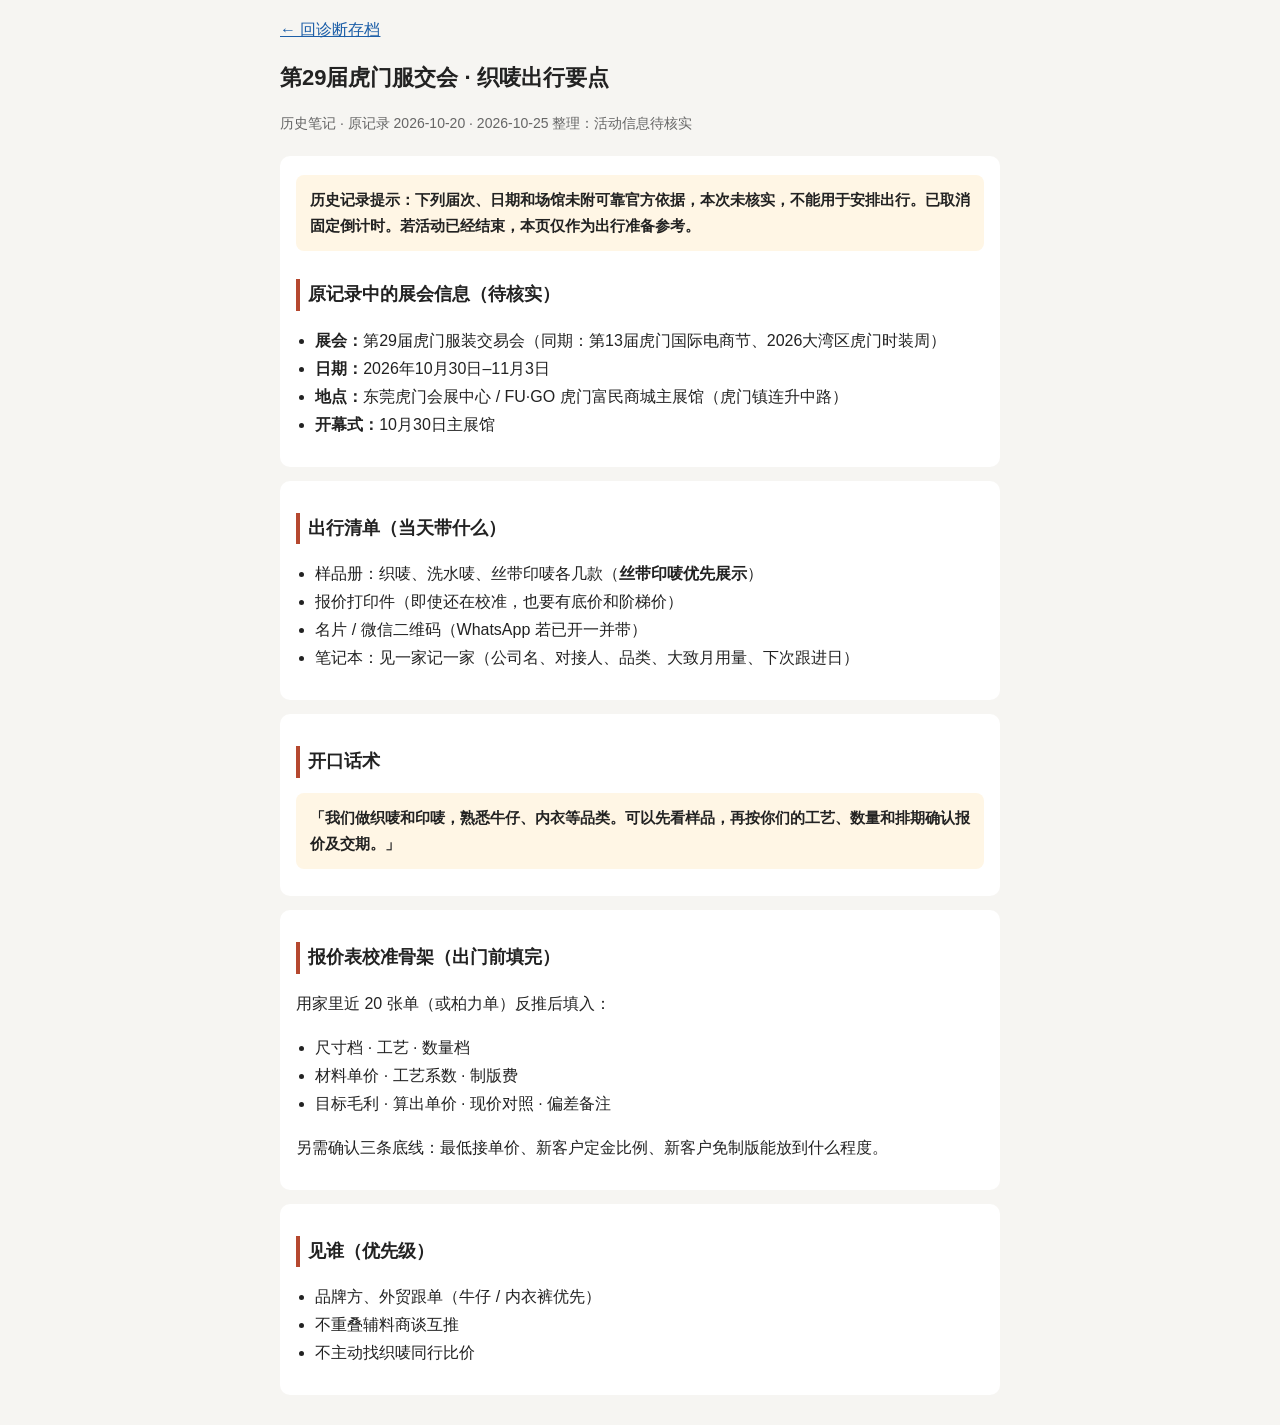
<file: news/humen-fair-2026.html>
<!DOCTYPE html><html lang="zh-CN"><head><meta charset="utf-8"><meta name="viewport" content="width=device-width,initial-scale=1"><title>虎门服交会出行要点 · 织唛资讯</title>
<style>body{margin:0;font:16px/1.75 -apple-system,"PingFang SC","Microsoft YaHei",sans-serif;color:#222;background:#f6f5f2}main{max-width:720px;margin:auto;padding:16px}h1{font-size:22px;margin-bottom:4px}.meta{color:#666;font-size:14px;margin-bottom:20px}h2{font-size:18px;border-left:4px solid #b5482f;padding-left:8px;margin-top:28px}section{background:#fff;border-radius:10px;padding:4px 16px 12px;margin:14px 0}.pitch{background:#fff6e5;border-radius:8px;padding:12px 14px;font-size:15px;font-weight:600}ul{padding-left:1.2em}a{color:#1d5fa8}nav a{margin-right:12px}</style></head><body><main>
<nav><a href="../index.html">← 回诊断存档</a></nav>
<h1>第29届虎门服交会 · 织唛出行要点</h1>
<p class="meta">历史笔记 · 原记录 2026-10-20 · 2026-10-25 整理：活动信息待核实</p>

<section>
<p class="pitch">历史记录提示：下列届次、日期和场馆未附可靠官方依据，本次未核实，不能用于安排出行。已取消固定倒计时。若活动已经结束，本页仅作为出行准备参考。</p><h2>原记录中的展会信息（待核实）</h2>
<ul>
<li><b>展会：</b>第29届虎门服装交易会（同期：第13届虎门国际电商节、2026大湾区虎门时装周）</li>
<li><b>日期：</b>2026年10月30日–11月3日</li>
<li><b>地点：</b>东莞虎门会展中心 / FU·GO 虎门富民商城主展馆（虎门镇连升中路）</li>
<li><b>开幕式：</b>10月30日主展馆</li>
</ul>
</section>

<section>
<h2>出行清单（当天带什么）</h2>
<ul>
<li>样品册：织唛、洗水唛、丝带印唛各几款（<b>丝带印唛优先展示</b>）</li>
<li>报价打印件（即使还在校准，也要有底价和阶梯价）</li>
<li>名片 / 微信二维码（WhatsApp 若已开一并带）</li>
<li>笔记本：见一家记一家（公司名、对接人、品类、大致月用量、下次跟进日）</li>
</ul>
</section>

<section>
<h2>开口话术</h2>
<p class="pitch">「我们做织唛和印唛，熟悉牛仔、内衣等品类。可以先看样品，再按你们的工艺、数量和排期确认报价及交期。」</p>
</section>

<section>
<h2>报价表校准骨架（出门前填完）</h2>
<p>用家里近 20 张单（或柏力单）反推后填入：</p>
<ul>
<li>尺寸档 · 工艺 · 数量档</li>
<li>材料单价 · 工艺系数 · 制版费</li>
<li>目标毛利 · 算出单价 · 现价对照 · 偏差备注</li>
</ul>
<p>另需确认三条底线：最低接单价、新客户定金比例、新客户免制版能放到什么程度。</p>
</section>

<section>
<h2>见谁（优先级）</h2>
<ul>
<li>品牌方、外贸跟单（牛仔 / 内衣裤优先）</li>
<li>不重叠辅料商谈互推</li>
<li>不主动找织唛同行比价</li>
</ul>
</section>
</main></body></html>
</file>
<file: cockpit.css>
:root{--bg:#f5f6f2;--paper:#fff;--ink:#243d36;--muted:#75817a;--line:#e4e9e2;--green:#2e7058;--deep:#204f3e;--pale:#edf4ee;--amber:#94622b;--cream:#fbf2e4;--blue:#526584;--radius:16px}*{box-sizing:border-box}html{scroll-behavior:smooth}body{margin:0;background:var(--bg);color:var(--ink);font:14px/1.65 -apple-system,BlinkMacSystemFont,'Segoe UI','PingFang SC','Microsoft YaHei',sans-serif}button,input,select,textarea{font:inherit}button,a,input,select,textarea{-webkit-tap-highlight-color:transparent}a{color:var(--green);text-underline-offset:4px}button{cursor:pointer}button:disabled{cursor:default;opacity:.5}button,select,input,textarea{border-radius:8px}svg{width:19px;height:19px;flex-shrink:0}h1,h2,h3,h4,p{margin:0}h1{font-size:32px;line-height:1.4;letter-spacing:-1px}h2{font-size:19px;line-height:1.5;letter-spacing:-.3px}h3{font-size:16px;line-height:1.55}h4{font-size:14px}p+p{margin-top:8px}small{font-size:12px}::selection{background:#d5e7dc}:focus-visible{outline:3px solid #bc9957;outline-offset:3px}[hidden]{display:none!important}.skip{position:fixed;left:12px;top:-80px;z-index:30;background:white;padding:10px}.skip:focus{top:12px}.sidebar{position:fixed;left:0;top:0;bottom:0;width:230px;background:#fbfcf9;border-right:1px solid var(--line);padding:29px 16px 18px;display:flex;flex-direction:column;overflow-y:auto}.brand{display:flex;gap:11px;align-items:center;text-decoration:none;color:var(--ink);font-size:18px;font-weight:750;padding:0 13px 27px}.brand-mark{display:grid;place-items:center;background:var(--deep);color:#f5f8ec;border-radius:12px;width:40px;height:43px;font-size:23px;font-weight:500}.brand-sub{display:block;color:#839086;font-size:9px;letter-spacing:2px;line-height:1.7;font-weight:600}.side-label{padding:12px 14px 8px;color:#879188;font-size:10px;letter-spacing:1.2px}.stage-nav-label{margin-top:19px;display:flex;justify-content:space-between}.nav-item{display:flex;align-items:center;gap:11px;padding:10px 13px;margin:2px 0;text-decoration:none;border-radius:9px;color:#65756b;font-size:13px;position:relative}.nav-item:hover{background:#f0f3ed}.nav-item.active{background:#e7efe7;color:var(--deep);font-weight:700}.nav-item.active:before{content:'';position:absolute;left:0;width:3px;height:17px;background:var(--green);border-radius:3px}.nav-count{margin-left:auto;font-size:10px;color:#7b8e7c}.stage-num{width:22px;font-size:11px;letter-spacing:.7px;color:#8a998c}.stage-dot{width:6px;height:6px;border-radius:50%;margin-left:auto;background:#d8ded7}.stage-dot.progress{background:#b58a45}.stage-dot.done{background:var(--green)}.side-bottom{margin-top:auto;padding:40px 12px 0;font-size:10px;color:var(--muted)}.side-bottom a{display:block;margin-top:10px;color:#6f8174;font-size:11px}.live-dot{display:inline-block;width:6px;height:6px;border-radius:50%;background:#6b9375;margin-right:6px}.workspace{margin-left:230px;min-width:0}.topbar{height:72px;padding:0 36px;border-bottom:1px solid var(--line);display:flex;align-items:center;justify-content:space-between;background:rgba(255,255,255,.76);gap:12px}.breadcrumb{display:flex;align-items:center;gap:12px;font-size:12px;color:var(--muted)}.breadcrumb strong{font-weight:550;color:var(--ink)}.slash{color:#c4cdc3}.top-actions{display:flex;align-items:center;gap:9px}.save-state{font-size:10px;color:var(--muted);margin-right:9px}.save-state:before{content:'';display:inline-block;width:5px;height:5px;border-radius:50%;background:#81a48a;margin-right:6px}.save-state.error{color:#ae4e39}.button{padding:9px 14px;border:1px solid var(--line);background:var(--paper);color:var(--ink);display:inline-flex;gap:6px;align-items:center;justify-content:center;text-decoration:none;white-space:nowrap;font-size:12px;line-height:1.5;border-radius:8px}.button:hover{background:#f0f4ed}.button.primary{background:var(--deep);border-color:var(--deep);color:white}.button.primary:hover{background:#2f6952}.button.quiet{background:transparent}.button.small{padding:6px 11px;font-size:11px}.button.danger{color:#a84e37}.button.link-button{border:0;padding:0;color:var(--green);background:transparent}.icon-button{background:transparent;color:#6e8073;border:0;padding:4px 8px;font-size:23px;line-height:1.2}.icon-button:hover{background:var(--pale)}main{max-width:1520px;margin:auto;padding:33px 36px 42px;min-height:calc(100vh - 125px)}.page-head{display:flex;justify-content:space-between;align-items:flex-start;gap:20px;margin-bottom:24px}.eyebrow{font-size:10px;letter-spacing:2px;color:#6c856f;font-weight:650;margin-bottom:9px}.subtitle{font-size:13px;color:var(--muted);margin-top:10px;max-width:760px}.muted{color:var(--muted)}.tiny{font-size:11px}.head-actions{display:flex;gap:8px;margin-top:5px;flex-wrap:wrap}.tag{display:inline-flex;align-items:center;gap:5px;padding:3px 8px;border-radius:5px;background:#f1f4ee;color:#6b7f6d;font-size:10px;font-weight:550;white-space:nowrap;line-height:1.6}.tag.amber{color:var(--amber);background:var(--cream)}.tag.green{color:var(--green);background:var(--pale)}.tag.blue{color:var(--blue);background:#eef1f7}.tag.gray{color:#7c857f;background:#f2f3f0}.tag.red{color:#ad533f;background:#faeee8}.panel{background:var(--paper);border:1px solid var(--line);border-radius:var(--radius);padding:22px;min-width:0}.section-title{display:flex;gap:15px;align-items:center;justify-content:space-between;margin-bottom:17px}.section-title .tiny{font-size:11px;color:var(--muted)}.hero{border-radius:18px;background:var(--deep);color:#fff;padding:26px 28px;display:grid;grid-template-columns:1.5fr 1fr;gap:35px;margin-bottom:21px;position:relative;overflow:hidden}.hero:after{content:'';width:270px;height:270px;border:1px solid #ffffff0c;position:absolute;border-radius:50%;right:-100px;top:-80px;pointer-events:none}.hero-label{font-size:10px;letter-spacing:1.5px;color:#acc5b0;display:flex;align-items:center;gap:9px;margin-bottom:12px}.hero-label .tag{background:#ffffff12;color:#c0d6be}.hero h2{font-size:24px;letter-spacing:-.5px;max-width:600px}.hero p{font-size:12px;color:#c2d1c2;margin-top:11px;max-width:580px;line-height:1.9}.hero .hero-next{border-left:1px solid #ffffff20;padding-left:26px;align-self:center}.hero .hero-next span{font-size:10px;color:#acc5b0}.hero .hero-next b{display:block;font-size:15px;line-height:1.8;margin-top:6px;font-weight:550}.hero-link{color:#d8e8cc;font-size:11px;display:inline-block;margin-top:13px;text-decoration:none}.metric-grid{display:grid;grid-template-columns:repeat(4,1fr);gap:13px;margin-bottom:24px}.metric{background:white;border:1px solid var(--line);border-radius:12px;padding:16px 19px}.metric-label{font-size:11px;color:var(--muted)}.metric-value{font-size:25px;font-weight:650;margin:4px 0;letter-spacing:-.5px}.metric-value small{font-weight:400;font-size:11px;color:var(--muted);margin-left:6px}.metric-desc{font-size:10px;color:#8c958c}.stage-rail{display:grid;grid-template-columns:repeat(6,1fr);gap:0;margin:8px 0 25px;background:white;border:1px solid var(--line);border-radius:13px;overflow:hidden}.rail-item{color:var(--ink);text-decoration:none;padding:15px 14px 14px;border-right:1px solid var(--line);border-top:3px solid transparent;min-width:0}.rail-item:last-child{border-right:0}.rail-item:hover{background:#f6f8f3}.rail-item.current{border-top-color:#ad8b4b;background:#fbf8f0}.rail-index{font-size:10px;letter-spacing:1px;color:#a2ada1;display:flex;justify-content:space-between;align-items:center;margin-bottom:8px}.rail-item b{font-size:12px;display:block;margin-bottom:5px}.rail-item small{font-size:10px;color:var(--muted)}.overview-grid{display:grid;grid-template-columns:minmax(0,1.55fr) minmax(280px,1fr);gap:20px}.stack{display:flex;flex-direction:column;gap:20px}.decision-card{padding:15px 0;border-bottom:1px solid var(--line)}.decision-card:first-of-type{padding-top:0}.decision-card:last-child{border-bottom:0;padding-bottom:0}.card-meta{display:flex;gap:7px;align-items:center;margin-bottom:7px;flex-wrap:wrap}.decision-card h3{font-size:14px}.decision-card p{font-size:12px;color:var(--muted);margin-top:6px}.card-bottom{display:flex;justify-content:space-between;gap:10px;align-items:center;margin-top:11px}.card-bottom a{font-size:11px;text-decoration:none}.task-item{display:flex;gap:12px;padding:15px 0;border-bottom:1px solid var(--line);align-items:flex-start}.task-item:first-of-type{padding-top:0}.task-item:last-child{border-bottom:0;padding-bottom:0}.task-index{width:27px;height:27px;border-radius:8px;background:#f4f5ef;display:grid;place-items:center;flex-shrink:0;color:#8a967e;font-size:10px;margin-top:2px}.task-item h3{font-size:13px}.task-item p{font-size:11px;color:var(--muted);margin:5px 0}.task-main{flex:1;min-width:0}.task-item .button{align-self:center}.task-meta{display:flex;gap:7px;flex-wrap:wrap;align-items:center;margin-top:8px;font-size:10px;color:var(--muted)}.evidence-note{border-left:2px solid #d3e1d0;padding-left:12px;margin-top:16px}.evidence-note h3{font-size:12px}.evidence-note p{font-size:11px;color:var(--muted);margin-top:4px}.notice{padding:13px 16px;border:1px solid #e9dfcc;border-radius:10px;background:#fcf8f0;font-size:12px;color:#8e7046;line-height:1.8}.notice.green{background:#f1f6ef;border-color:#dce7d8;color:#607957}.notice a{color:inherit}.goal-list{display:grid;gap:14px}.goal-item{display:flex;gap:11px;align-items:flex-start}.goal-icon{width:28px;height:28px;display:grid;place-items:center;background:var(--pale);border-radius:8px;flex-shrink:0;color:#638167}.goal-icon svg{width:16px;height:16px}.goal-item h3{font-size:12px}.goal-item p{font-size:11px;color:var(--muted);margin-top:4px}.goal-item+.goal-item{border-top:1px solid var(--line);padding-top:14px}.track-card{margin-top:20px;display:flex;gap:20px;align-items:center}.track-card p{font-size:12px;color:var(--muted);margin-top:3px}.track-card .button{margin-left:auto}.mini-label{font-size:10px;letter-spacing:1px;color:var(--muted);margin-bottom:7px}.stage-layout{display:grid;grid-template-columns:minmax(0,1.65fr) minmax(270px,1fr);gap:20px}.stage-question{font-size:20px;margin-bottom:10px}.two-col{display:grid;grid-template-columns:1fr 1fr;gap:22px}.info-block h3{font-size:12px;margin-bottom:11px;display:flex;gap:8px;align-items:center}.info-block ul{margin:0;padding-left:17px;color:#657568;font-size:12px;line-height:1.95}.info-block li+li{margin-top:8px}.gate-box{margin-top:22px;border-radius:10px;border:1px solid #dae5d6;background:#f4f8f1;padding:16px}.gate-box h3{font-size:12px;margin-bottom:5px}.gate-box p{font-size:12px;color:#6d7e65}.deliverables{display:flex;gap:7px;flex-wrap:wrap;margin-top:14px}.stage-navigation{display:flex;justify-content:space-between;gap:12px;margin-top:22px}.toolbar{display:flex;gap:10px;align-items:center;flex-wrap:wrap;margin-bottom:20px}.toolbar input,.toolbar select{background:white;border:1px solid var(--line);padding:9px 11px;color:var(--ink);font-size:12px;max-width:100%}.toolbar input{min-width:200px;flex:1}.toolbar select{min-width:120px}.toolbar .result-count{margin-left:auto;font-size:11px;color:var(--muted)}.table-wrap{overflow-x:auto;border:1px solid var(--line);border-radius:13px;background:white}table{width:100%;border-collapse:collapse;line-height:1.7}th{background:#f8faf5;font-size:10px;color:#83907d;font-weight:600;text-align:left;padding:13px 17px;border-bottom:1px solid var(--line);white-space:nowrap}td{padding:16px 17px;border-bottom:1px solid #edf0e9;font-size:12px;vertical-align:top}tbody tr:last-child td{border-bottom:0}td .task-title{font-weight:650;min-width:230px;max-width:420px}td .task-description{font-size:11px;color:var(--muted);margin-top:5px;max-width:420px}td .task-description a{text-decoration:none}td select{background:white;border:1px solid var(--line);padding:5px 8px;font-size:11px;color:var(--ink);max-width:118px}.nowrap{white-space:nowrap}.task-table{min-width:850px}.empty{border:1px dashed #d5ded0;border-radius:12px;padding:35px 22px;text-align:center;color:var(--muted);background:#fcfdf9;font-size:12px}.empty h3{color:var(--ink);margin-bottom:8px}.cards{display:grid;grid-template-columns:repeat(2,minmax(0,1fr));gap:16px}.evidence-card{display:flex;flex-direction:column}.evidence-card p{font-size:12px;color:var(--muted);margin-top:10px;white-space:pre-wrap;overflow-wrap:anywhere}.evidence-card .card-bottom{margin-top:auto;padding-top:16px}.evidence-card h3{font-size:15px}.stage-link{font-size:11px;text-decoration:none}.source-link{font-size:11px;overflow-wrap:anywhere}.evidence-reference{padding:12px 0;border-bottom:1px solid var(--line)}.evidence-reference:last-child{border:0}.evidence-reference h3{font-size:12px;margin:6px 0}.evidence-reference p{font-size:11px;color:var(--muted);margin:4px 0}.decision-grid{display:grid;gap:16px;grid-template-columns:repeat(2,minmax(0,1fr))}.decision-full h3{margin-top:10px}.decision-full .decision-choice{background:#f4f7f0;padding:12px;border-radius:8px;font-size:12px;margin:14px 0}.decision-full .decision-reason{font-size:12px;color:var(--muted);white-space:pre-wrap;overflow-wrap:anywhere}.related-pills{display:flex;flex-wrap:wrap;gap:6px;margin-top:12px}.related-pills a{font-size:10px;background:#f2f5ee;padding:4px 8px;border-radius:5px;text-decoration:none}.related-tasks{font-size:11px;margin-top:14px;color:var(--muted)}.sample-grid{display:grid;grid-template-columns:1fr 1fr;gap:18px}.sample-image{width:100%;height:195px;object-fit:contain;border:1px solid var(--line);border-radius:10px;background:#f9faf6;margin:16px 0 6px}.sample-caption{font-size:10px;color:var(--muted);margin-bottom:16px;line-height:1.7}.sample-table th,.sample-table td{padding:10px 11px;font-size:11px}.sample-spec{font-size:12px;color:#687b6d;margin:10px 0}.sample-link{font-size:11px;display:inline-block;margin-top:12px}.comparison-note{margin:18px 0}.calculator{margin-top:20px}.calculator-grid{display:grid;grid-template-columns:1.8fr 1fr;gap:28px}.quote-selector{display:flex;gap:12px;align-items:center;flex-wrap:wrap;margin-bottom:17px}.quote-selector label{font-size:12px}.quote-selector select{padding:8px;border:1px solid var(--line);background:white;color:var(--ink);margin-left:6px}.input-grid{display:grid;grid-template-columns:1fr 1fr;gap:13px 18px}.field{display:flex;flex-direction:column;gap:6px;font-size:12px;min-width:0}.field input,.field select,.field textarea{width:100%;border:1px solid #dce3d7;background:white;color:var(--ink);padding:9px 11px;font-size:12px;min-width:0}.field textarea{resize:vertical;min-height:90px;line-height:1.8}.field small{font-size:10px;color:var(--muted);font-weight:400}.field.full{grid-column:1/-1}.calc-result{padding:22px;border-radius:12px;background:#f3f7ef;border:1px solid #dde6d6;align-self:start}.calc-amount{font-size:34px;font-weight:650;letter-spacing:-1px;margin:10px 0}.calc-result .tag{white-space:normal}.calc-result p{font-size:11px;color:var(--muted);margin-top:10px}.calc-row{display:flex;justify-content:space-between;border-top:1px solid #dfe7d8;padding-top:10px;margin-top:10px;font-size:12px;gap:12px}.calc-result.negative{background:#fcf2eb;border-color:#ecd7c9}.form-note{font-size:11px;color:var(--muted);margin-top:15px}.quote-note{margin-top:16px}.storage-panel{margin-top:18px;font-size:11px;color:var(--muted)}.workspace-footer{max-width:1520px;margin:auto;padding:0 36px 23px;display:flex;gap:20px;justify-content:space-between;color:#95a08f;font-size:10px}dialog{border:1px solid var(--line);border-radius:16px;box-shadow:0 25px 100px #1b39252b;padding:0;max-width:min(650px,calc(100vw - 32px));width:650px;color:var(--ink);background:white;max-height:90vh}dialog::backdrop{background:#142d2370;backdrop-filter:blur(3px)}#editor-form{padding:24px}.dialog-head{display:flex;align-items:center;justify-content:space-between;gap:12px;margin-bottom:23px}.dialog-head h2{font-size:20px}.dialog-actions{display:flex;justify-content:flex-end;gap:9px;margin-top:25px;padding-top:17px;border-top:1px solid var(--line)}.dialog-fields{display:grid;grid-template-columns:1fr 1fr;gap:15px}.check-group{display:grid;gap:8px;max-height:160px;overflow-y:auto;background:#f8faf5;border:1px solid var(--line);padding:12px;border-radius:8px}.check-group label{display:flex;gap:8px;font-size:11px;align-items:flex-start}.check-group input{width:auto;margin-top:3px;flex-shrink:0}.form-error{font-size:12px;color:#a34732;margin-top:15px}.checkbox-note{font-size:11px;color:var(--muted);margin-bottom:14px}.confirm-summary{font-size:12px;color:var(--muted);line-height:1.9}.delete-row{display:flex;align-items:center;justify-content:space-between;margin-top:16px;font-size:11px;color:var(--muted)}#toast{position:fixed;bottom:25px;left:calc(50% + 115px);transform:translateX(-50%);background:#244e3f;color:white;padding:11px 19px;font-size:12px;border-radius:9px;box-shadow:0 5px 25px #1b39252b;max-width:90vw;z-index:100;opacity:0;pointer-events:none;transition:opacity .15s}#toast.show{opacity:1}.noscript{position:fixed;bottom:20px;left:260px;background:white;border:1px solid var(--line);padding:20px;z-index:10}.ai-log{margin-top:20px}.ai-log .panel{background:#f8faf5}.inline-note{font-size:11px;color:var(--muted);margin-top:12px}.history-list{display:grid;gap:10px}.history-entry{font-size:11px;display:flex;gap:14px;border-top:1px solid var(--line);padding-top:11px;color:var(--muted)}.history-entry b{font-weight:500;color:var(--ink)}.history-entry time{white-space:nowrap;font-size:10px}.count-summary{display:flex;gap:18px;flex-wrap:wrap;font-size:11px;color:var(--muted);margin:15px 0}.count-summary b{color:var(--ink);margin-right:4px}.stage-conclusion{border-top:1px solid var(--line);margin-top:15px;padding-top:15px}.stage-conclusion p{font-size:12px;color:var(--muted);white-space:pre-wrap}.pill-tabs{display:flex;gap:7px;flex-wrap:wrap;margin-bottom:18px}.pill-tabs button{border:1px solid var(--line);padding:6px 13px;font-size:11px;background:white;color:#6d7e6d;border-radius:20px}.pill-tabs button[aria-pressed=true]{background:var(--deep);border-color:var(--deep);color:white}.sample-card h3{font-size:17px}.source-date{font-size:10px;color:var(--muted);margin-top:8px}.view-section{margin-top:22px}.track-section{margin-top:25px}.spaced{margin-top:16px}.max-readable{max-width:820px}.print-note{display:none}@media(min-width:1550px){main{padding-top:40px}.hero{padding:32px}.overview-grid{grid-template-columns:1.65fr 1fr}.metric{padding:20px 22px}.rail-item{padding:18px}.task-item{padding:19px 0}}
@media(max-width:1150px){.sidebar{width:205px;padding-left:11px;padding-right:11px}.workspace{margin-left:205px}.topbar{padding:0 23px}main{padding:26px 23px}.workspace-footer{padding-left:23px;padding-right:23px}.hero{gap:20px;padding:23px}.hero h2{font-size:21px}.hero .hero-next{padding-left:20px}.rail-item{padding:13px 9px}.rail-item b{font-size:11px}.overview-grid,.stage-layout{grid-template-columns:minmax(0,1.4fr) minmax(250px,1fr)}.panel{padding:19px}.calculator-grid{grid-template-columns:1.5fr 1fr}.save-state{display:none}#toast{left:calc(50% + 102px)}}
@media(max-width:950px){.sidebar{width:180px}.workspace{margin-left:180px}.brand{font-size:16px;padding-left:7px;gap:8px}.brand-mark{width:34px;height:38px}.brand-sub{font-size:8px;letter-spacing:1.2px}.nav-item{font-size:12px;padding:10px 9px;gap:8px}.side-label{padding-left:10px}.overview-grid,.stage-layout{grid-template-columns:1fr}.hero{grid-template-columns:1fr}.hero .hero-next{border-left:0;border-top:1px solid #ffffff20;padding:13px 0 0}.hero .hero-next b{display:inline;font-size:13px;margin-left:10px}.hero .hero-next .hero-link{display:block;margin-top:6px}.stage-rail{grid-template-columns:repeat(3,1fr)}.rail-item:nth-child(3){border-right:0}.rail-item:nth-child(-n+3){border-bottom:1px solid var(--line)}.metric-grid{grid-template-columns:repeat(2,1fr)}.cards,.decision-grid{grid-template-columns:1fr}.sample-grid{grid-template-columns:1fr}.sample-image{height:220px}.workspace-footer{flex-direction:column;gap:5px}.calculator-grid{grid-template-columns:1fr}.calc-result{max-width:none}#toast{left:calc(50% + 90px)}}
@media(max-width:650px){.sidebar{position:relative;width:auto;height:auto;bottom:auto;padding:15px 16px 0;overflow:visible;border-right:0;border-bottom:1px solid var(--line);display:block}.brand{padding:0 0 13px;font-size:17px}.brand-mark{width:33px;height:36px;font-size:21px}.side-label,.side-bottom,#stage-nav{display:none}#workspace-nav{display:flex;overflow-x:auto;gap:3px;padding-bottom:10px}.nav-item{white-space:nowrap;padding:8px 10px;font-size:11px;gap:5px;margin:0}.nav-item svg{width:15px;height:15px}.nav-count{display:none}.nav-item.active:before{display:none}.workspace{margin-left:0}.topbar{height:53px;padding:0 17px}.breadcrumb{font-size:10px;gap:7px}.top-actions{gap:5px}.top-actions .button{font-size:10px;padding:5px 8px}main{padding:22px 16px 30px}.page-head{margin-bottom:19px;gap:12px}.page-head h1{font-size:25px}.eyebrow{font-size:9px;letter-spacing:1.5px;margin-bottom:7px}.subtitle{font-size:12px;margin-top:8px}.head-actions .button{padding:7px 10px;font-size:11px}.hero{padding:21px;gap:16px}.hero h2{font-size:21px}.hero p{font-size:11px}.hero .hero-next b{display:block;margin-left:0}.metric-grid{gap:9px;margin-bottom:19px}.metric{padding:13px}.metric-value{font-size:24px}.metric-desc{font-size:9px}.panel{padding:18px}.stage-rail{margin-bottom:19px}.rail-item{padding:12px 10px}.rail-item b{font-size:11px}.rail-index{margin-bottom:5px}.overview-grid,.stack,.stage-layout{gap:16px}.section-title h2{font-size:17px}.task-item{gap:9px}.task-index{width:23px;height:23px;font-size:9px}.task-item .button{padding:5px 8px;font-size:10px}.task-item h3{font-size:12px}.task-item p{font-size:10px}.two-col{grid-template-columns:1fr;gap:20px}.track-card{align-items:flex-start;flex-wrap:wrap;gap:12px}.track-card .button{margin-left:0}.toolbar{gap:8px}.toolbar input{flex-basis:100%;min-width:0}.toolbar select{min-width:0;flex:1;padding:8px;font-size:11px}.toolbar .result-count{flex-basis:100%}.dialog-fields{grid-template-columns:1fr}.field.full{grid-column:auto}#editor-form{padding:20px}.input-grid{gap:12px}.field{font-size:11px}.field input{padding:9px}.workspace-footer{padding:0 17px 20px;font-size:9px}#toast{left:50%;font-size:11px;width:max-content;max-width:calc(100vw - 30px)}.stage-navigation .button{font-size:10px;padding:8px 9px}.stage-question{font-size:18px}.sample-image{height:190px}.sample-table td,.sample-table th{padding:9px 7px;font-size:10px}.decision-grid{gap:13px}.task-meta{font-size:9px}.topbar .breadcrumb>span:first-child,.topbar .slash{display:none}.noscript{left:16px;right:16px}.quote-selector{gap:8px}.quote-selector select{font-size:11px}.count-summary{gap:13px}}
@media(prefers-reduced-motion:reduce){html{scroll-behavior:auto}*{transition:none!important}}@media print{.sidebar,.topbar,.head-actions,.button,.toolbar,.workspace-footer{display:none!important}.workspace{margin:0}main{padding:0;max-width:none}.panel,.hero,.metric,.stage-rail{break-inside:avoid}.hero{background:#eff5ed;color:#203d31}.hero p,.hero-label{color:#4d6f52}.overview-grid,.stage-layout{grid-template-columns:1fr}body{background:white;font-size:11pt}.print-note{display:block}.cards,.decision-grid{grid-template-columns:1fr 1fr}}

/* Put the immediate factory quotation task and reference images before the dashboard. */
.home-quotation{margin-bottom:24px;border-color:#cbdcc9;scroll-margin-top:20px}.home-quotation .section-title{align-items:flex-start;margin-bottom:15px}.home-quotation .eyebrow{margin-bottom:4px}.quotation-intro{font-size:12px;color:var(--muted);margin-top:5px}.quotation-task-actions{display:flex;align-items:center;gap:9px;flex-wrap:wrap;justify-content:flex-end}.home-quote-grid{display:grid;grid-template-columns:1fr 1fr;gap:17px}.home-quote-card{border:1px solid var(--line);border-radius:12px;padding:16px;min-width:0;background:#fcfdf9}.home-quote-heading{display:flex;align-items:center;justify-content:space-between;gap:9px}.home-quote-image-link{display:block;margin:12px 0;background:#fff;border:1px solid var(--line);border-radius:9px;overflow:hidden}.home-quote-image{display:block;width:100%;height:180px;object-fit:contain}.home-quote-spec{margin:0;font-size:12px;line-height:1.8}.home-quote-spec>div{display:grid;grid-template-columns:34px 1fr;gap:8px;padding:4px 0}.home-quote-spec dt{color:var(--muted)}.home-quote-spec dd{margin:0}.home-quote-spec strong{font-weight:650}.home-quote-requirement{font-size:11px;line-height:1.8;padding:9px 11px;background:#eef4e9;border-radius:7px;color:#4f6d48;margin-top:11px}.home-quote-note{font-size:10px;color:var(--muted);line-height:1.7;margin-top:8px}.home-quote-links{display:flex;justify-content:space-between;gap:12px;margin-top:10px;font-size:11px}.quotation-footer{display:flex;justify-content:space-between;gap:16px;flex-wrap:wrap;border-top:1px solid var(--line);padding-top:12px;margin-top:15px;font-size:10px;color:var(--muted)}.quotation-footer a{font-size:11px}.home-quote-card{break-inside:avoid}@media(max-width:950px){.home-quote-grid{grid-template-columns:1fr}.home-quote-image{height:190px}}@media(max-width:650px){.home-quotation{padding:15px}.home-quotation .section-title{flex-direction:column;gap:10px}.home-quote-card{padding:13px}.home-quote-heading{flex-wrap:wrap}.home-quote-image{height:180px}.home-quote-spec{font-size:11px}.home-quote-spec>div{grid-template-columns:29px 1fr;gap:6px}.quotation-task-actions{justify-content:flex-start}.quotation-footer{gap:8px}}
</file>
